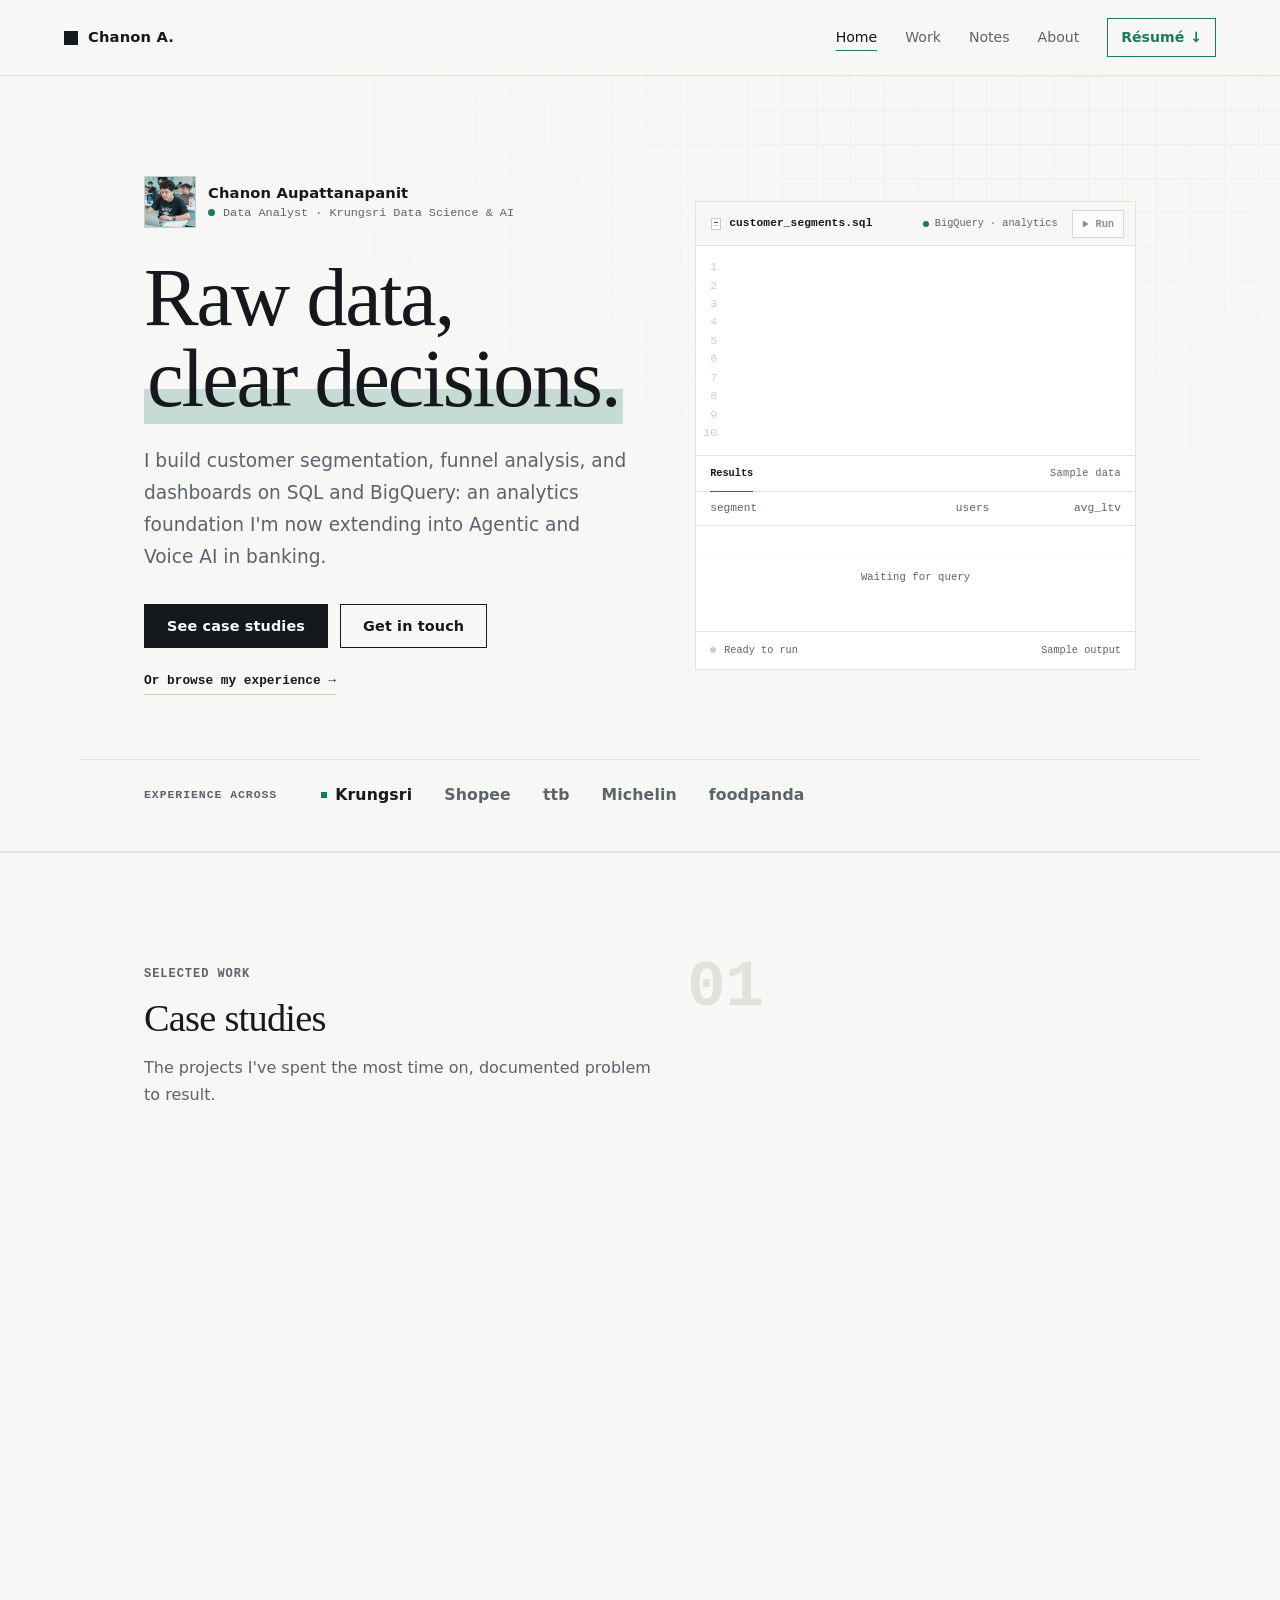
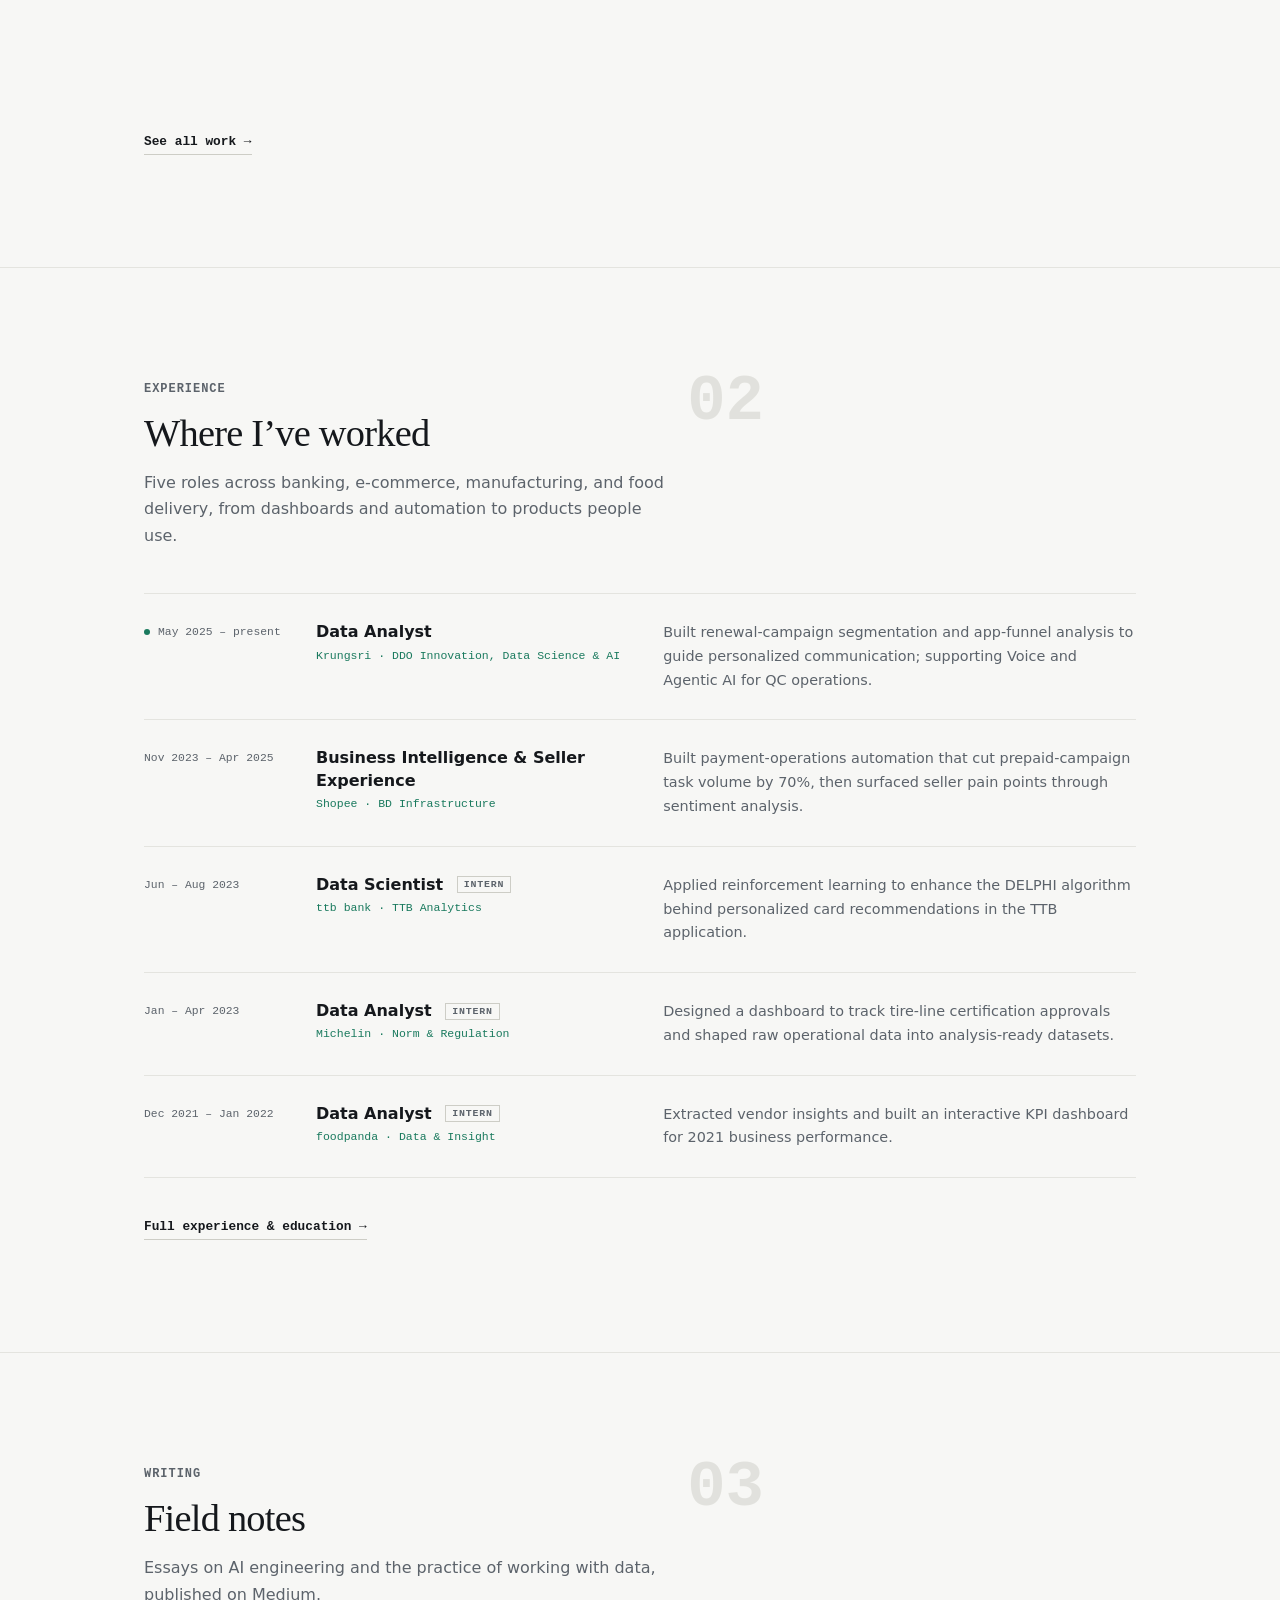
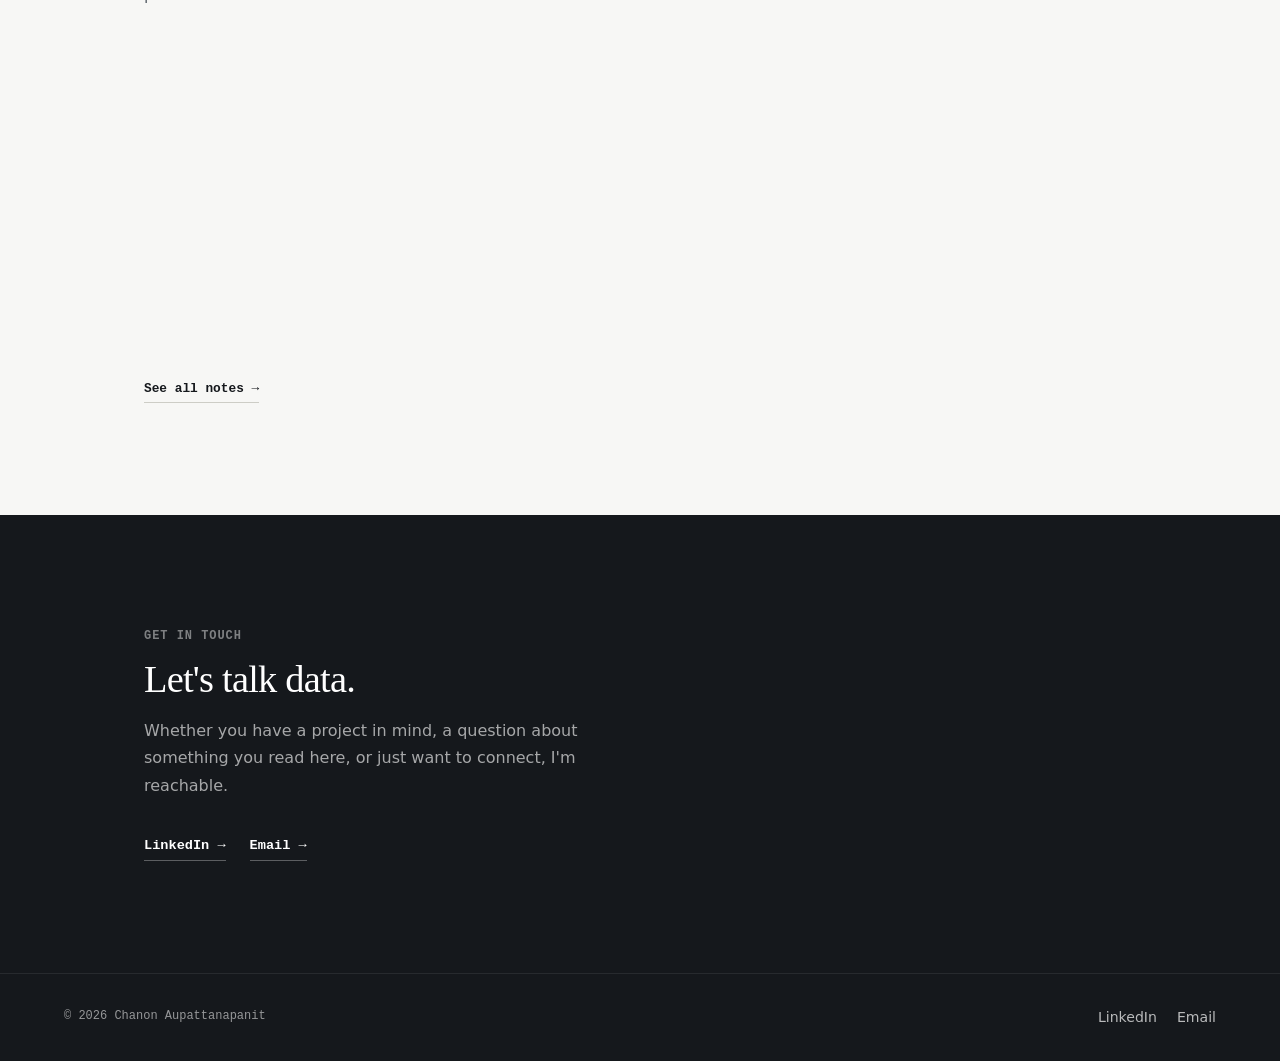
<file: index.html>
<!DOCTYPE html>
<html lang="en">
<head>
  <meta charset="UTF-8">
  <meta name="viewport" content="width=device-width, initial-scale=1.0">
  <meta http-equiv="Content-Security-Policy" content="default-src 'self'; base-uri 'self'; object-src 'none'; form-action 'none'; script-src 'self'; style-src 'self'; img-src 'self' data:; font-src 'self'; connect-src 'none'; media-src 'none'; frame-src 'none'; manifest-src 'self'; upgrade-insecure-requests">
  <meta name="referrer" content="no-referrer">
  <title>Chanon Aupattanapanit</title>
  <meta name="description" content="Portfolio of Chanon Aupattanapanit: data analytics, machine learning, and the decisions that follow.">
  <meta name="author" content="Chanon Aupattanapanit">
  <meta name="theme-color" content="#f7f7f5">
  <link rel="icon" type="image/svg+xml" href="data:image/svg+xml,%3Csvg xmlns='http://www.w3.org/2000/svg' viewBox='0 0 32 32'%3E%3Crect width='32' height='32' fill='%23f7f7f5'/%3E%3Crect x='9' y='9' width='14' height='14' fill='%2315181c'/%3E%3C/svg%3E">
  <link rel="canonical" href="https://nothingtaro.github.io/data-website/">
  <meta property="og:type" content="website">
  <meta property="og:title" content="Chanon Aupattanapanit · Data Analyst → AI">
  <meta property="og:description" content="Analytics foundation in SQL, segmentation, and funnels, now building Agentic & Voice AI in banking.">
  <meta property="og:url" content="https://nothingtaro.github.io/data-website/">
  <meta property="og:image" content="https://nothingtaro.github.io/data-website/assets/images/og-image.png">
  <meta property="og:image:width" content="1200">
  <meta property="og:image:height" content="630">
  <meta property="og:image:alt" content="Chanon Aupattanapanit · Data Analyst moving into Agentic and Voice AI">
  <meta name="twitter:card" content="summary_large_image">
  <meta name="twitter:title" content="Chanon Aupattanapanit · Data Analyst → AI">
  <meta name="twitter:description" content="Analytics foundation in SQL, segmentation, and funnels, now building Agentic & Voice AI in banking.">
  <meta name="twitter:image" content="https://nothingtaro.github.io/data-website/assets/images/og-image.png">
  <script type="application/ld+json">
  {
    "@context": "https://schema.org",
    "@graph": [
      {
        "@type": "Person",
        "name": "Chanon Aupattanapanit",
        "url": "https://nothingtaro.github.io/data-website/",
        "image": "https://nothingtaro.github.io/data-website/assets/images/chanon-aupattanapanit.jpg",
        "jobTitle": "Data Analyst",
        "worksFor": { "@type": "Organization", "name": "Krungsri" },
        "alumniOf": { "@type": "CollegeOrUniversity", "name": "Chulalongkorn University" },
        "knowsAbout": ["Data Analytics", "SQL", "BigQuery", "Customer Segmentation", "Funnel Analysis", "Machine Learning", "Agentic AI"],
        "sameAs": [
          "https://www.linkedin.com/in/chanon-a/",
          "https://medium.com/@chanon.aupattanapanit"
        ]
      },
      {
        "@type": "WebSite",
        "name": "Chanon Aupattanapanit · Portfolio",
        "url": "https://nothingtaro.github.io/data-website/"
      }
    ]
  }
  </script>
  <link rel="stylesheet" href="assets/css/styles.css">
</head>
<body>
  <a class="skip-link" href="#main">Skip to content</a>

  <header class="site-header">
    <a class="brand" href="./" aria-label="Home">
      <span class="brand-mark"></span>
      <span>Chanon A.</span>
    </a>
    <nav class="site-nav" aria-label="Primary navigation">
      <a href="./" class="current" aria-current="page">Home</a>
      <a href="work/">Work</a>
      <a href="notes/">Notes</a>
      <a href="about/">About</a>
      <a class="nav-resume" href="assets/documents/chanon-aupattanapanit-resume.pdf" download aria-label="Download résumé (PDF)">Résumé <span aria-hidden="true">&darr;</span></a>
    </nav>
  </header>

  <main id="main">

    <!-- Hero ========================================================= -->
    <section class="hero">
      <div class="hero-grid-bg" aria-hidden="true"></div>
      <div class="container hero-inner">

        <div class="hero-copy">
          <div class="hero-identity">
            <img class="hero-avatar" src="assets/images/chanon-aupattanapanit.jpg"
                 alt="Chanon Aupattanapanit" width="52" height="52">
            <span class="hero-id-text">
              <span class="hero-id-name">Chanon Aupattanapanit</span>
              <span class="hero-id-role">
                <span class="live-dot" aria-hidden="true"></span>
                Data Analyst · Krungsri Data Science &amp; AI
              </span>
            </span>
          </div>

          <h1 class="hero-headline">Raw data,<br><span class="hl">clear decisions.</span></h1>

          <p class="hero-lede">
            I build customer segmentation, funnel analysis, and dashboards on SQL
            and BigQuery: an analytics foundation I'm now extending into Agentic
            and Voice AI in banking.
          </p>

          <div class="hero-cta">
            <a class="button primary" href="work/">See case studies</a>
            <a class="button secondary" href="#contact">Get in touch</a>
          </div>
          <p class="hero-tertiary"><a class="see-all" href="#experience">Or browse my experience &rarr;</a></p>
        </div>

        <figure class="hero-visual sql-demo" data-sql-demo
                aria-labelledby="sql-demo-title" aria-describedby="sql-demo-description">
          <figcaption class="sql-toolbar">
            <span class="sql-file" id="sql-demo-title">
              <span class="sql-file-mark" aria-hidden="true"></span>
              customer_segments.sql
            </span>
            <span class="sql-connection">
              <span class="sql-connection-dot" aria-hidden="true"></span>
              <span class="sql-connection-wide">BigQuery · </span>analytics
            </span>
            <button class="sql-run" type="button" data-sql-run hidden>
              <svg viewBox="0 0 10 12" width="8" height="10" aria-hidden="true" focusable="false">
                <path d="M1 1.5 8.5 6 1 10.5Z" fill="currentColor"></path>
              </svg>
              <span data-sql-run-label>Run again</span>
            </button>
            <span class="visually-hidden" id="sql-demo-description">
              An illustrative customer segmentation query being written and run, followed by sample results.
            </span>
          </figcaption>

          <div class="sql-editor">
            <pre class="sql-query"><code><span class="sql-line" data-sql-line><span class="sql-line-code"><span class="tok-key">SELECT</span></span></span>
<span class="sql-line" data-sql-line><span class="sql-line-code">  segment,</span></span>
<span class="sql-line" data-sql-line><span class="sql-line-code">  <span class="tok-fn">COUNT</span>(<span class="tok-key">DISTINCT</span> customer_id) <span class="tok-key">AS</span> users,</span></span>
<span class="sql-line" data-sql-line><span class="sql-line-code">  <span class="tok-fn">ROUND</span>(<span class="tok-fn">AVG</span>(ltv)) <span class="tok-key">AS</span> avg_ltv</span></span>
<span class="sql-line" data-sql-line><span class="sql-line-code"><span class="tok-key">FROM</span> <span class="tok-source">`analytics.customer_segments`</span></span></span>
<span class="sql-line" data-sql-line><span class="sql-line-code"><span class="tok-key">WHERE</span> last_active_date <span class="tok-op">&gt;=</span> <span class="tok-fn">DATE_SUB</span>(</span></span>
<span class="sql-line" data-sql-line><span class="sql-line-code">  <span class="tok-fn">CURRENT_DATE</span>(), <span class="tok-key">INTERVAL</span> <span class="tok-num">90</span> <span class="tok-key">DAY</span>)</span></span>
<span class="sql-line" data-sql-line><span class="sql-line-code"><span class="tok-key">GROUP BY</span> segment</span></span>
<span class="sql-line" data-sql-line><span class="sql-line-code"><span class="tok-key">ORDER BY</span> avg_ltv <span class="tok-key">DESC</span></span></span>
<span class="sql-line" data-sql-line><span class="sql-line-code"><span class="tok-key">LIMIT</span> <span class="tok-num">3</span>;</span></span></code></pre>
          </div>

          <div class="sql-progress" aria-hidden="true"><span></span></div>

          <div class="sql-results">
            <div class="sql-results-bar">
              <span class="sql-results-tab">Results</span>
              <span class="sql-sample-label">Sample data</span>
            </div>
            <div class="sql-results-body">
              <table class="sql-table">
                <caption class="visually-hidden">Sample results from the customer segmentation query</caption>
                <colgroup>
                  <col class="sql-col-segment">
                  <col>
                  <col>
                </colgroup>
                <thead>
                  <tr>
                    <th scope="col">segment</th>
                    <th scope="col">users</th>
                    <th scope="col">avg_ltv</th>
                  </tr>
                </thead>
                <tbody>
                  <tr class="sql-result-row" data-sql-row>
                    <td>Champions</td>
                    <td>184,392</td>
                    <td>฿12,840</td>
                  </tr>
                  <tr class="sql-result-row" data-sql-row>
                    <td>Loyal</td>
                    <td>327,018</td>
                    <td>฿8,420</td>
                  </tr>
                  <tr class="sql-result-row" data-sql-row>
                    <td>Promising</td>
                    <td>241,506</td>
                    <td>฿5,960</td>
                  </tr>
                </tbody>
              </table>
              <div class="sql-empty-state" data-sql-empty aria-hidden="true">Waiting for query</div>
            </div>
            <div class="sql-status">
              <span class="sql-status-copy">
                <span class="sql-status-dot" aria-hidden="true"></span>
                <span data-sql-status>Query complete</span>
              </span>
              <span class="sql-status-meta" data-sql-meta>3 rows</span>
            </div>
            <span class="visually-hidden" data-sql-announcer aria-live="polite"></span>
          </div>
        </figure>

      </div>

      <!-- Credibility strip -->
      <div class="container creds">
        <p class="creds-label">Experience across</p>
        <ul class="creds-brands">
          <li class="is-current">Krungsri</li>
          <li>Shopee</li>
          <li>ttb</li>
          <li>Michelin</li>
          <li>foodpanda</li>
        </ul>
      </div>
    </section>

    <!-- 01 · Work =================================================== -->
    <section class="section section--divided">
      <div class="container">
        <div class="section-head">
          <span class="section-index" aria-hidden="true">01</span>
          <p class="section-kicker">Selected work</p>
          <h2>Case studies</h2>
          <p class="section-intro">
            The projects I've spent the most time on, documented problem to result.
          </p>
        </div>

        <div class="card-grid">
          <article class="feature-card" data-reveal>
            <div class="feature-top">
              <span class="feature-cat">Automation</span>
              <span class="feature-num" aria-hidden="true">01</span>
            </div>
            <h3>Payment-Operations Automation</h3>
            <p>Python automation for Shopee's prepaid-campaign payment workflow, built to take
              repetitive manual steps off the payment-solutions team.</p>
            <div class="feature-foot">
              <span class="feature-metric"><b>70%</b> less task volume</span>
              <a class="teaser-link" href="work/#payment-automation">Read case study →</a>
            </div>
          </article>

          <article class="feature-card" data-reveal>
            <div class="feature-top">
              <span class="feature-cat">Deep learning</span>
              <span class="feature-num" aria-hidden="true">02</span>
            </div>
            <h3>Thai Food Image Classification</h3>
            <p>A CNN that identifies 12 Thai dishes from a single photo; a fine-tuned
              Xception reached 93% accuracy across four benchmarked architectures.</p>
            <div class="feature-foot">
              <span class="feature-metric"><b>93%</b> accuracy · 4 models</span>
              <a class="teaser-link" href="work/#thai-food">Read case study →</a>
            </div>
          </article>

          <article class="feature-card" data-reveal>
            <div class="feature-top">
              <span class="feature-cat">Optimization / ML</span>
              <span class="feature-num" aria-hidden="true">03</span>
            </div>
            <h3>Dynamic Vehicle Routing</h3>
            <p>Dispatch strategies for vehicle routing with time windows at the EURO Meets
              NeurIPS 2022 competition; 26th of 54 teams in the dynamic setting.</p>
            <div class="feature-foot">
              <span class="feature-metric"><b>26th</b> of 54 teams</span>
              <a class="teaser-link" href="work/#vehicle-routing">Read case study →</a>
            </div>
          </article>
        </div>

        <a class="see-all" href="work/">See all work →</a>
      </div>
    </section>

    <!-- 02 · Experience ============================================= -->
    <section id="experience" class="section section--divided home-experience">
      <div class="container">
        <div class="section-head">
          <span class="section-index" aria-hidden="true">02</span>
          <p class="section-kicker">Experience</p>
          <h2>Where I’ve worked</h2>
          <p class="section-intro">
            Five roles across banking, e-commerce, manufacturing, and food delivery,
            from dashboards and automation to products people use.
          </p>
        </div>

        <div class="experience-list">
          <article class="experience-item is-current">
            <p class="experience-period">May 2025 – present</p>
            <div class="experience-position">
              <h3>Data Analyst</h3>
              <p class="experience-org">Krungsri · DDO Innovation, Data Science &amp; AI</p>
            </div>
            <p class="experience-summary">
              Built renewal-campaign segmentation and app-funnel analysis to guide personalized
              communication; supporting Voice and Agentic AI for QC operations.
            </p>
          </article>

          <article class="experience-item">
            <p class="experience-period">Nov 2023 – Apr 2025</p>
            <div class="experience-position">
              <h3>Business Intelligence &amp; Seller Experience</h3>
              <p class="experience-org">Shopee · BD Infrastructure</p>
            </div>
            <p class="experience-summary">
              Built payment-operations automation that cut prepaid-campaign task volume by 70%,
              then surfaced seller pain points through sentiment analysis.
            </p>
          </article>

          <article class="experience-item">
            <p class="experience-period">Jun – Aug 2023</p>
            <div class="experience-position">
              <h3>Data Scientist <span class="role-tag">Intern</span></h3>
              <p class="experience-org">ttb bank · TTB Analytics</p>
            </div>
            <p class="experience-summary">
              Applied reinforcement learning to enhance the DELPHI algorithm behind personalized
              card recommendations in the TTB application.
            </p>
          </article>

          <article class="experience-item">
            <p class="experience-period">Jan – Apr 2023</p>
            <div class="experience-position">
              <h3>Data Analyst <span class="role-tag">Intern</span></h3>
              <p class="experience-org">Michelin · Norm &amp; Regulation</p>
            </div>
            <p class="experience-summary">
              Designed a dashboard to track tire-line certification approvals and shaped raw
              operational data into analysis-ready datasets.
            </p>
          </article>

          <article class="experience-item">
            <p class="experience-period">Dec 2021 – Jan 2022</p>
            <div class="experience-position">
              <h3>Data Analyst <span class="role-tag">Intern</span></h3>
              <p class="experience-org">foodpanda · Data &amp; Insight</p>
            </div>
            <p class="experience-summary">
              Extracted vendor insights and built an interactive KPI dashboard for 2021
              business performance.
            </p>
          </article>
        </div>

        <a class="see-all" href="about/#experience">Full experience &amp; education →</a>
      </div>
    </section>

    <!-- 03 · Notes ================================================== -->
    <section class="section section--divided">
      <div class="container">
        <div class="section-head">
          <span class="section-index" aria-hidden="true">03</span>
          <p class="section-kicker">Writing</p>
          <h2>Field notes</h2>
          <p class="section-intro">
            Essays on AI engineering and the practice of working with data, published on Medium.
          </p>
        </div>

        <div class="card-grid">
          <article class="note-card" data-reveal>
            <div class="note-top">
              <time datetime="2026-06-29">Jun 2026</time>
              <span class="note-tag">Agentic AI</span>
            </div>
            <h3>Loop Engineering: the loop that knows when to stop</h3>
            <p>The overlooked layer above prompt, context, and harness: designing the control
              flow that decides when an agent keeps iterating or stops.</p>
            <a class="teaser-link" href="notes/#loop-engineering">Read note →</a>
          </article>

          <article class="note-card" data-reveal>
            <div class="note-top">
              <time datetime="2026-06-07">Jun 2026</time>
              <span class="note-tag">AI Engineering</span>
            </div>
            <h3>From prompt to harness: three evolutions every AI builder must understand</h3>
            <p>Most production AI failures aren't model problems. A framework for what they
              actually are, and how to fix them.</p>
            <a class="teaser-link" href="notes/#prompt-to-harness">Read note →</a>
          </article>
        </div>

        <a class="see-all" href="notes/">See all notes →</a>
      </div>
    </section>

    <!-- Contact close =============================================== -->
    <section id="contact" class="section contact-close">
      <div class="container">
        <p class="section-kicker">Get in touch</p>
        <h2>Let's talk data.</h2>
        <p class="contact-text">
          Whether you have a project in mind, a question about something you read here,
          or just want to connect, I'm reachable.
        </p>
        <div class="contact-links">
          <a href="https://www.linkedin.com/in/chanon-a/" target="_blank" rel="noopener noreferrer">LinkedIn →</a>
          <a href="mailto:chanon.aupattanapanit@gmail.com">Email →</a>
        </div>
      </div>
    </section>

  </main>

  <footer class="site-footer">
    <p class="footer-copy">&copy; 2026 Chanon Aupattanapanit</p>
    <div class="footer-links">
      <a href="https://www.linkedin.com/in/chanon-a/" target="_blank" rel="noopener noreferrer">LinkedIn</a>
      <a href="mailto:chanon.aupattanapanit@gmail.com">Email</a>
    </div>
  </footer>

  <script src="assets/js/motion.js" defer></script>
</body>
</html>
</file>
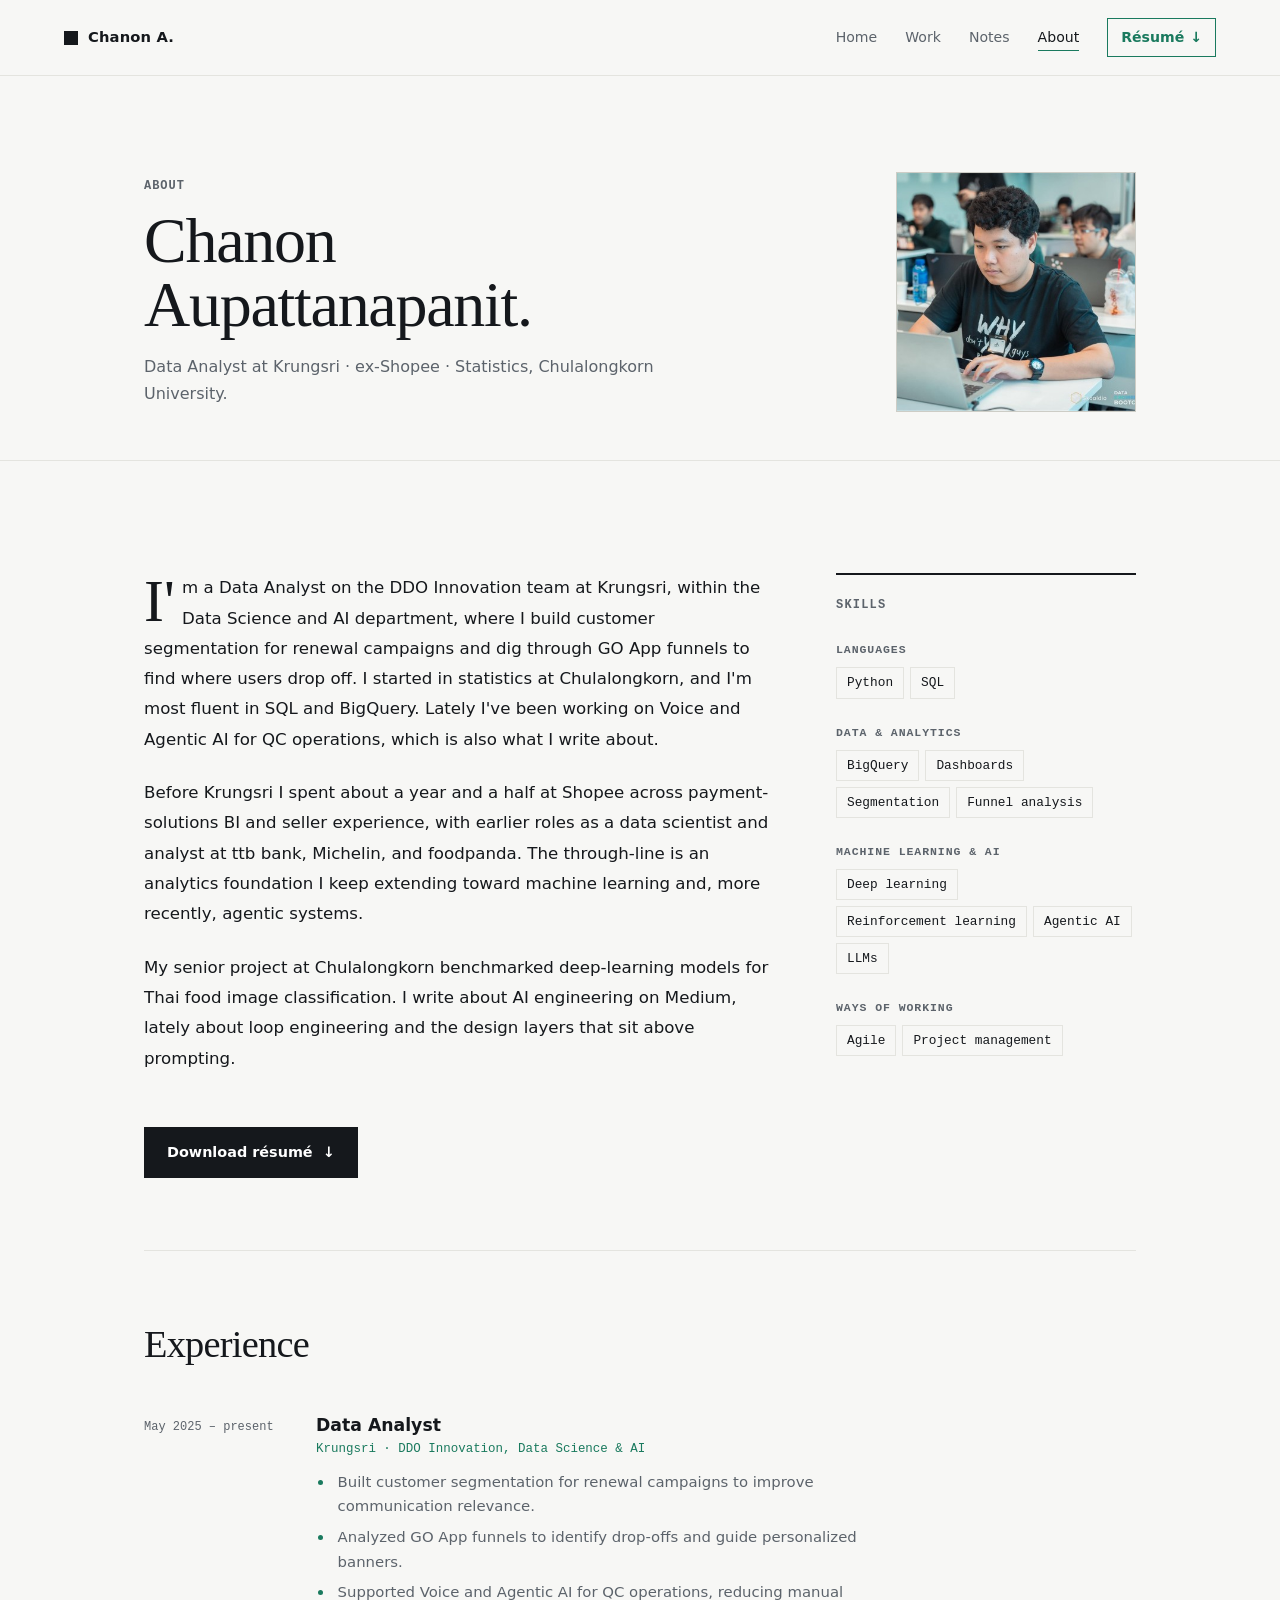
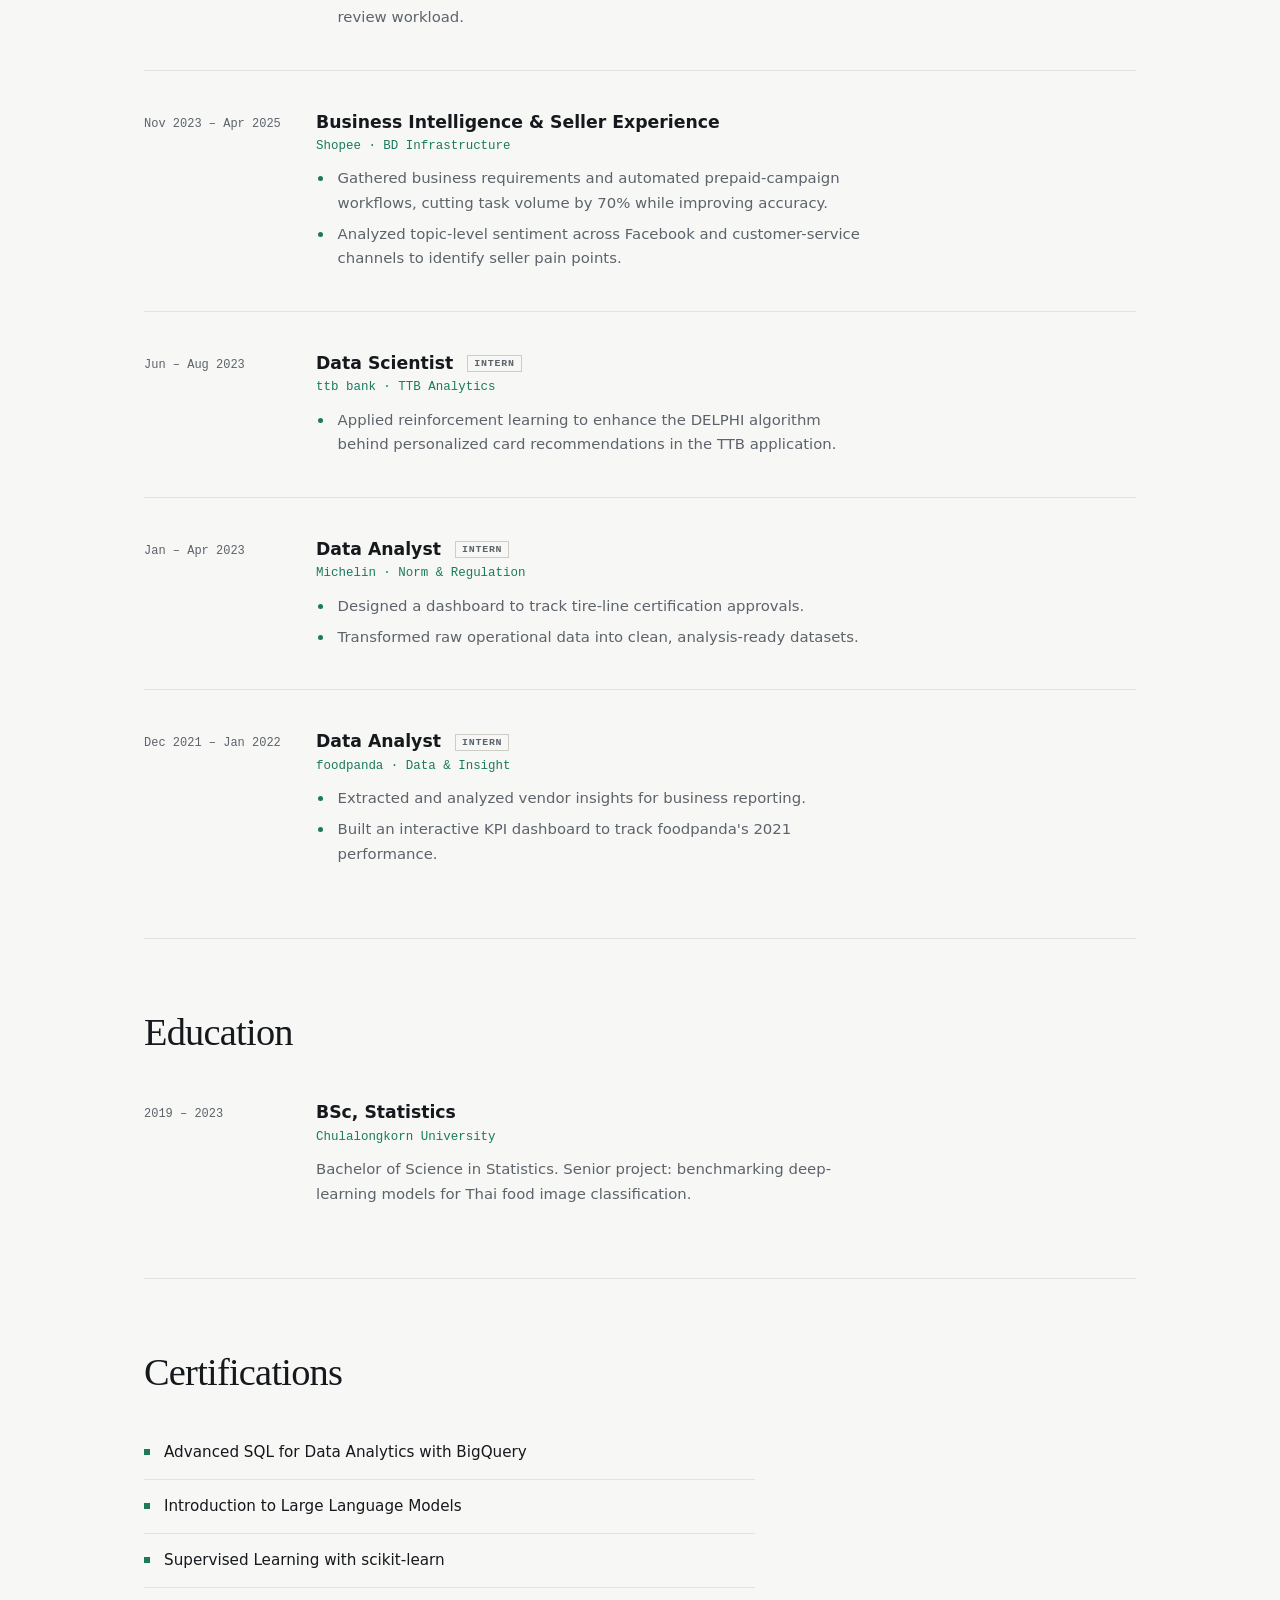
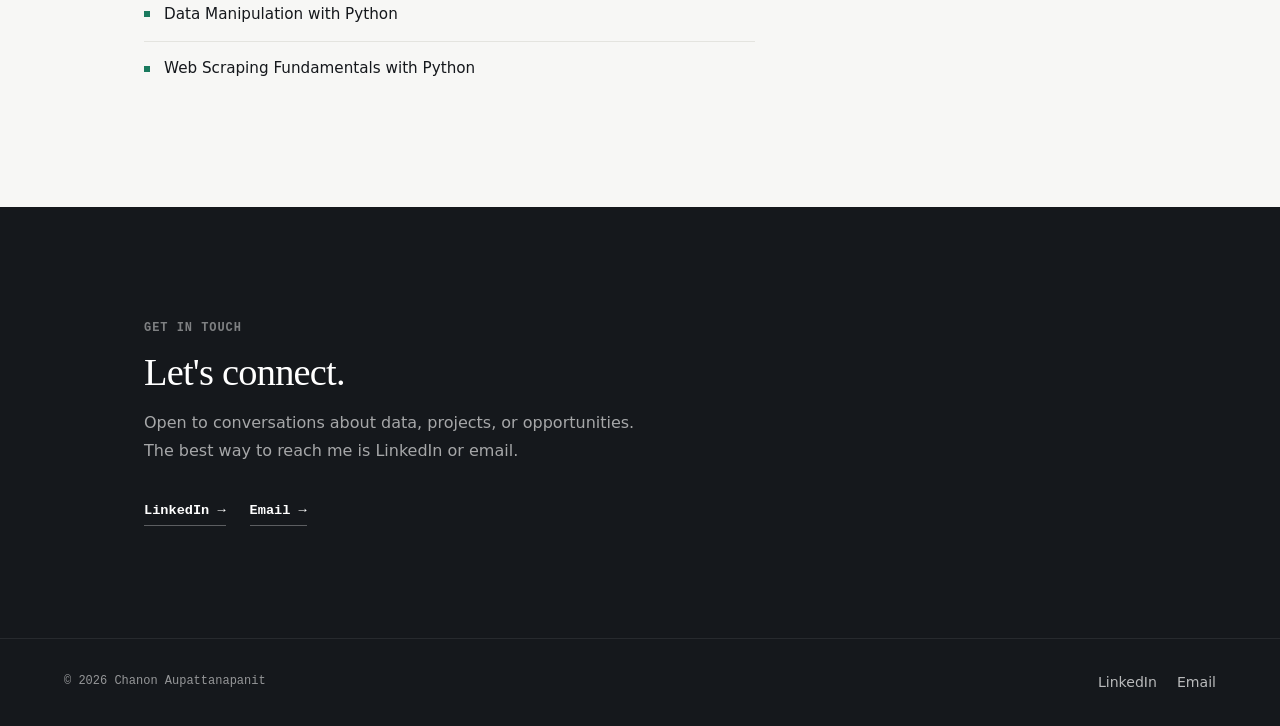
<file: about/index.html>
<!DOCTYPE html>
<html lang="en">
<head>
  <meta charset="UTF-8">
  <meta name="viewport" content="width=device-width, initial-scale=1.0">
  <meta http-equiv="Content-Security-Policy" content="default-src 'self'; base-uri 'self'; object-src 'none'; form-action 'none'; script-src 'self'; style-src 'self'; img-src 'self' data:; font-src 'self'; connect-src 'none'; media-src 'none'; frame-src 'none'; manifest-src 'self'; upgrade-insecure-requests">
  <meta name="referrer" content="no-referrer">
  <title>About · Chanon Aupattanapanit</title>
  <meta name="description" content="About Chanon Aupattanapanit: data analyst and machine learning practitioner.">
  <meta name="author" content="Chanon Aupattanapanit">
  <meta name="theme-color" content="#f7f7f5">
  <link rel="icon" type="image/svg+xml" href="data:image/svg+xml,%3Csvg xmlns='http://www.w3.org/2000/svg' viewBox='0 0 32 32'%3E%3Crect width='32' height='32' fill='%23f7f7f5'/%3E%3Crect x='9' y='9' width='14' height='14' fill='%2315181c'/%3E%3C/svg%3E">
  <link rel="canonical" href="https://nothingtaro.github.io/data-website/about/">
  <meta property="og:type" content="profile">
  <meta property="og:title" content="About · Chanon Aupattanapanit">
  <meta property="og:description" content="Data Analyst at Krungsri. Analytics foundation in SQL and BigQuery, now building Agentic & Voice AI.">
  <meta property="og:url" content="https://nothingtaro.github.io/data-website/about/">
  <meta property="og:image" content="https://nothingtaro.github.io/data-website/assets/images/og-image.png">
  <meta property="og:image:width" content="1200">
  <meta property="og:image:height" content="630">
  <meta property="og:image:alt" content="Chanon Aupattanapanit · Data Analyst moving into Agentic and Voice AI">
  <meta name="twitter:card" content="summary_large_image">
  <meta name="twitter:title" content="About · Chanon Aupattanapanit">
  <meta name="twitter:description" content="Data Analyst at Krungsri. Analytics foundation in SQL and BigQuery, now building Agentic & Voice AI.">
  <meta name="twitter:image" content="https://nothingtaro.github.io/data-website/assets/images/og-image.png">
  <script type="application/ld+json">
  {
    "@context": "https://schema.org",
    "@type": "ProfilePage",
    "mainEntity": {
      "@type": "Person",
      "name": "Chanon Aupattanapanit",
      "url": "https://nothingtaro.github.io/data-website/about/",
      "image": "https://nothingtaro.github.io/data-website/assets/images/chanon-aupattanapanit.jpg",
      "jobTitle": "Data Analyst",
      "worksFor": { "@type": "Organization", "name": "Krungsri" },
      "alumniOf": { "@type": "CollegeOrUniversity", "name": "Chulalongkorn University" },
      "knowsAbout": ["Data Analytics", "SQL", "BigQuery", "Customer Segmentation", "Funnel Analysis", "Machine Learning", "Agentic AI"],
      "sameAs": [
        "https://www.linkedin.com/in/chanon-a/",
        "https://medium.com/@chanon.aupattanapanit"
      ]
    }
  }
  </script>
  <link rel="stylesheet" href="../assets/css/styles.css">
</head>
<body>
  <a class="skip-link" href="#main">Skip to content</a>

  <header class="site-header">
    <a class="brand" href="../" aria-label="Home">
      <span class="brand-mark"></span>
      <span>Chanon A.</span>
    </a>
    <nav class="site-nav" aria-label="Primary navigation">
      <a href="../">Home</a>
      <a href="../work/">Work</a>
      <a href="../notes/">Notes</a>
      <a href="./" class="current" aria-current="page">About</a>
      <a class="nav-resume" href="../assets/documents/chanon-aupattanapanit-resume.pdf" download aria-label="Download résumé (PDF)">Résumé <span aria-hidden="true">&darr;</span></a>
    </nav>
  </header>

  <main id="main">

    <!-- Page hero --------------------------------------------------- -->
    <section class="page-hero">
      <div class="container about-hero-layout">
        <div>
          <p class="eyebrow">About</p>
          <h1>Chanon<br>Aupattanapanit.</h1>
          <p class="page-hero-text">Data Analyst at Krungsri · ex-Shopee · Statistics, Chulalongkorn University.</p>
        </div>
        <img class="about-hero-photo" src="../assets/images/chanon-aupattanapanit.jpg" alt="Chanon Aupattanapanit" width="240" height="240">
      </div>
    </section>

    <!-- Bio + Skills ------------------------------------------------ -->
    <section class="section">
      <div class="container">
        <div class="about-grid">

          <!-- Bio -->
          <div class="bio">
            <p>
              I'm a Data Analyst on the DDO Innovation team at Krungsri, within the Data Science
              and AI department, where I build customer segmentation for renewal campaigns and dig
              through GO App funnels to find where users drop off. I started in statistics at
              Chulalongkorn, and I'm most fluent in SQL and BigQuery. Lately I've been working on
              Voice and Agentic AI for QC operations, which is also what I write about.
            </p>
            <p>
              Before Krungsri I spent about a year and a half at Shopee across payment-solutions BI
              and seller experience, with earlier roles as a data scientist and analyst at ttb bank,
              Michelin, and foodpanda. The through-line is an analytics foundation I keep extending
              toward machine learning and, more recently, agentic systems.
            </p>
            <p>
              My senior project at Chulalongkorn benchmarked deep-learning models for Thai food
              image classification. I write about AI engineering on Medium, lately about loop
              engineering and the design layers that sit above prompting.
            </p>

            <a class="resume-cta" href="../assets/documents/chanon-aupattanapanit-resume.pdf" download aria-label="Download résumé (PDF)">
              Download résumé <span aria-hidden="true">&darr;</span>
            </a>
          </div>

          <!-- Skills panel -->
          <aside class="skills-panel" aria-label="Skills">
            <h2>Skills</h2>

            <div class="skill-group">
              <p class="skill-group-label">Languages</p>
              <ul class="skill-items">
                <li>Python</li>
                <li>SQL</li>
              </ul>
            </div>

            <div class="skill-group">
              <p class="skill-group-label">Data &amp; Analytics</p>
              <ul class="skill-items">
                <li>BigQuery</li>
                <li>Dashboards</li>
                <li>Segmentation</li>
                <li>Funnel analysis</li>
              </ul>
            </div>

            <div class="skill-group">
              <p class="skill-group-label">Machine Learning &amp; AI</p>
              <ul class="skill-items">
                <li>Deep learning</li>
                <li>Reinforcement learning</li>
                <li>Agentic AI</li>
                <li>LLMs</li>
              </ul>
            </div>

            <div class="skill-group">
              <p class="skill-group-label">Ways of working</p>
              <ul class="skill-items">
                <li>Agile</li>
                <li>Project management</li>
              </ul>
            </div>
          </aside>

        </div>

        <!-- Experience timeline ------------------------------------- -->
        <div class="timeline" id="experience">
          <h2>Experience</h2>

          <div class="timeline-item">
            <span class="timeline-period">May 2025 &ndash; present</span>
            <div>
              <h3>Data Analyst</h3>
              <span class="timeline-org">Krungsri · DDO Innovation, Data Science &amp; AI</span>
              <ul class="timeline-desc">
                <li>Built customer segmentation for renewal campaigns to improve communication relevance.</li>
                <li>Analyzed GO App funnels to identify drop-offs and guide personalized banners.</li>
                <li>Supported Voice and Agentic AI for QC operations, reducing manual review workload.</li>
              </ul>
            </div>
          </div>

          <div class="timeline-item">
            <span class="timeline-period">Nov 2023 &ndash; Apr 2025</span>
            <div>
              <h3>Business Intelligence &amp; Seller Experience</h3>
              <span class="timeline-org">Shopee · BD Infrastructure</span>
              <ul class="timeline-desc">
                <li>Gathered business requirements and automated prepaid-campaign workflows, cutting task volume by 70% while improving accuracy.</li>
                <li>Analyzed topic-level sentiment across Facebook and customer-service channels to identify seller pain points.</li>
              </ul>
            </div>
          </div>

          <div class="timeline-item">
            <span class="timeline-period">Jun &ndash; Aug 2023</span>
            <div>
              <h3>Data Scientist <span class="role-tag">Intern</span></h3>
              <span class="timeline-org">ttb bank · TTB Analytics</span>
              <ul class="timeline-desc">
                <li>Applied reinforcement learning to enhance the DELPHI algorithm behind personalized card recommendations in the TTB application.</li>
              </ul>
            </div>
          </div>

          <div class="timeline-item">
            <span class="timeline-period">Jan &ndash; Apr 2023</span>
            <div>
              <h3>Data Analyst <span class="role-tag">Intern</span></h3>
              <span class="timeline-org">Michelin · Norm &amp; Regulation</span>
              <ul class="timeline-desc">
                <li>Designed a dashboard to track tire-line certification approvals.</li>
                <li>Transformed raw operational data into clean, analysis-ready datasets.</li>
              </ul>
            </div>
          </div>

          <div class="timeline-item">
            <span class="timeline-period">Dec 2021 &ndash; Jan 2022</span>
            <div>
              <h3>Data Analyst <span class="role-tag">Intern</span></h3>
              <span class="timeline-org">foodpanda · Data &amp; Insight</span>
              <ul class="timeline-desc">
                <li>Extracted and analyzed vendor insights for business reporting.</li>
                <li>Built an interactive KPI dashboard to track foodpanda's 2021 performance.</li>
              </ul>
            </div>
          </div>

        </div>

        <!-- Education ------------------------------------------------- -->
        <div class="timeline">
          <h2>Education</h2>

          <div class="timeline-item">
            <span class="timeline-period">2019 &ndash; 2023</span>
            <div>
              <h3>BSc, Statistics</h3>
              <span class="timeline-org">Chulalongkorn University</span>
              <p class="timeline-desc">
                Bachelor of Science in Statistics. Senior project: benchmarking deep-learning
                models for Thai food image classification.
              </p>
            </div>
          </div>
        </div>

        <!-- Certifications -------------------------------------------- -->
        <div class="certs">
          <h2>Certifications</h2>
          <ul class="cert-list">
            <li>Advanced SQL for Data Analytics with BigQuery</li>
            <li>Introduction to Large Language Models</li>
            <li>Supervised Learning with scikit-learn</li>
            <li>Data Manipulation with Python</li>
            <li>Web Scraping Fundamentals with Python</li>
          </ul>
        </div>
      </div>
    </section>

    <!-- Contact close ----------------------------------------------- -->
    <section class="section contact-close">
      <div class="container">
        <p class="section-kicker">Get in touch</p>
        <h2>Let's connect.</h2>
        <p class="contact-text">
          Open to conversations about data, projects, or opportunities.
          The best way to reach me is LinkedIn or email.
        </p>
        <div class="contact-links">
          <a href="https://www.linkedin.com/in/chanon-a/" target="_blank" rel="noopener noreferrer">LinkedIn →</a>
          <a href="mailto:chanon.aupattanapanit@gmail.com">Email →</a>
        </div>
      </div>
    </section>

  </main>

  <footer class="site-footer">
    <p class="footer-copy">&copy; 2026 Chanon Aupattanapanit</p>
    <div class="footer-links">
      <a href="https://www.linkedin.com/in/chanon-a/" target="_blank" rel="noopener noreferrer">LinkedIn</a>
      <a href="mailto:chanon.aupattanapanit@gmail.com">Email</a>
    </div>
  </footer>

  <script src="../assets/js/motion.js" defer></script>
</body>
</html>
</file>
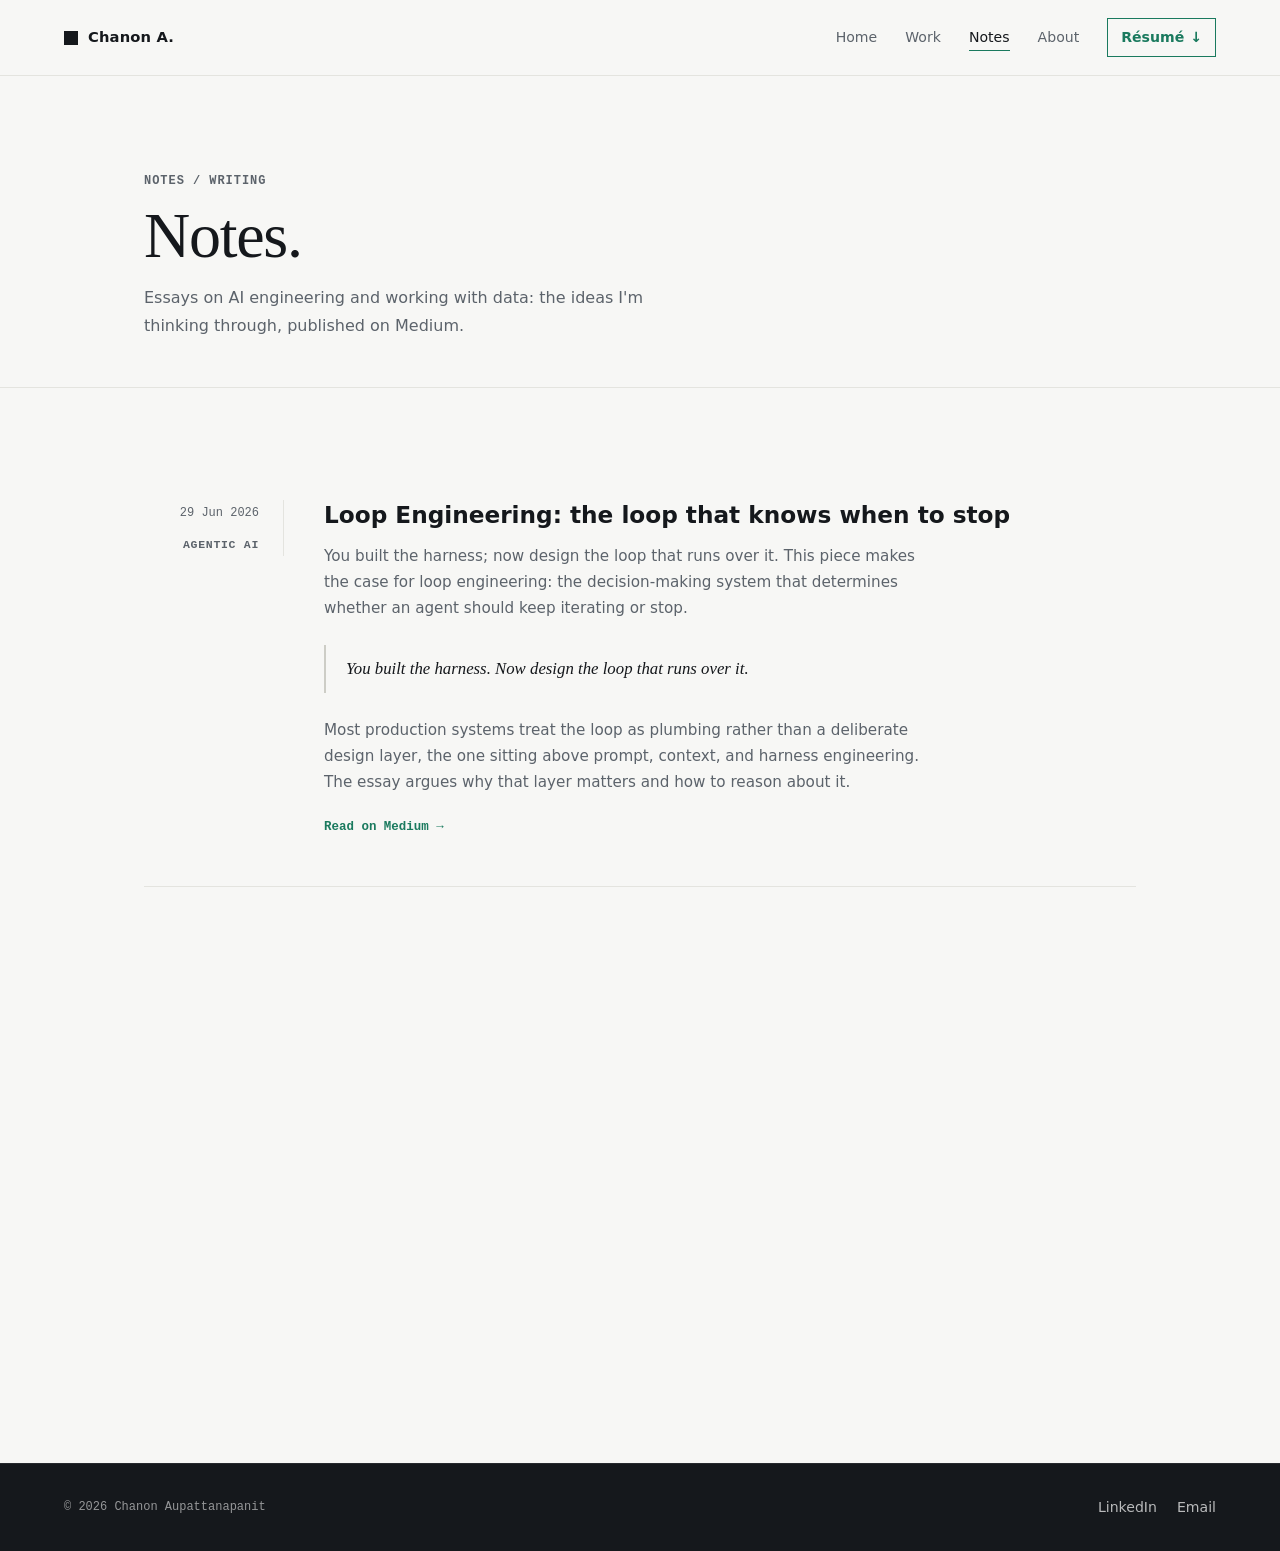
<file: notes/index.html>
<!DOCTYPE html>
<html lang="en">
<head>
  <meta charset="UTF-8">
  <meta name="viewport" content="width=device-width, initial-scale=1.0">
  <meta http-equiv="Content-Security-Policy" content="default-src 'self'; base-uri 'self'; object-src 'none'; form-action 'none'; script-src 'self'; style-src 'self'; img-src 'self' data:; font-src 'self'; connect-src 'none'; media-src 'none'; frame-src 'none'; manifest-src 'self'; upgrade-insecure-requests">
  <meta name="referrer" content="no-referrer">
  <title>Notes · Chanon Aupattanapanit</title>
  <meta name="description" content="Essays by Chanon Aupattanapanit on AI engineering, agentic systems, and working with data.">
  <meta name="author" content="Chanon Aupattanapanit">
  <meta name="theme-color" content="#f7f7f5">
  <link rel="icon" type="image/svg+xml" href="data:image/svg+xml,%3Csvg xmlns='http://www.w3.org/2000/svg' viewBox='0 0 32 32'%3E%3Crect width='32' height='32' fill='%23f7f7f5'/%3E%3Crect x='9' y='9' width='14' height='14' fill='%2315181c'/%3E%3C/svg%3E">
  <link rel="canonical" href="https://nothingtaro.github.io/data-website/notes/">
  <meta property="og:type" content="website">
  <meta property="og:title" content="Notes · Chanon Aupattanapanit">
  <meta property="og:description" content="Essays on AI engineering, agentic systems, and working with data.">
  <meta property="og:url" content="https://nothingtaro.github.io/data-website/notes/">
  <meta property="og:image" content="https://nothingtaro.github.io/data-website/assets/images/og-image.png">
  <meta property="og:image:width" content="1200">
  <meta property="og:image:height" content="630">
  <meta property="og:image:alt" content="Chanon Aupattanapanit · Data Analyst moving into Agentic and Voice AI">
  <meta name="twitter:card" content="summary_large_image">
  <meta name="twitter:title" content="Notes · Chanon Aupattanapanit">
  <meta name="twitter:description" content="Essays on AI engineering, agentic systems, and working with data.">
  <meta name="twitter:image" content="https://nothingtaro.github.io/data-website/assets/images/og-image.png">
  <link rel="stylesheet" href="../assets/css/styles.css">
</head>
<body>
  <a class="skip-link" href="#main">Skip to content</a>

  <header class="site-header">
    <a class="brand" href="../" aria-label="Home">
      <span class="brand-mark"></span>
      <span>Chanon A.</span>
    </a>
    <nav class="site-nav" aria-label="Primary navigation">
      <a href="../">Home</a>
      <a href="../work/">Work</a>
      <a href="./" class="current" aria-current="page">Notes</a>
      <a href="../about/">About</a>
      <a class="nav-resume" href="../assets/documents/chanon-aupattanapanit-resume.pdf" download aria-label="Download résumé (PDF)">Résumé <span aria-hidden="true">&darr;</span></a>
    </nav>
  </header>

  <main id="main">

    <!-- Page hero --------------------------------------------------- -->
    <section class="page-hero">
      <div class="container">
        <p class="eyebrow">Notes / Writing</p>
        <h1>Notes.</h1>
        <p class="page-hero-text">
          Essays on AI engineering and working with data: the ideas I'm thinking
          through, published on Medium.
        </p>
      </div>
    </section>

    <!-- Notes list -------------------------------------------------- -->
    <section class="section">
      <div class="container">

        <!-- Note 1 -->
        <article class="note-entry" data-reveal id="loop-engineering">
          <div class="note-entry-sidebar">
            <time class="note-date" datetime="2026-06-29">29 Jun 2026</time>
            <span class="note-tag">Agentic AI</span>
          </div>
          <div>
            <h2>Loop Engineering: the loop that knows when to stop</h2>
            <p>
              You built the harness; now design the loop that runs over it. This piece makes
              the case for loop engineering: the decision-making system that determines whether
              an agent should keep iterating or stop.
            </p>
            <div class="pull-quote">
              <p>You built the harness. Now design the loop that runs over it.</p>
            </div>
            <p>
              Most production systems treat the loop as plumbing rather than a deliberate design
              layer, the one sitting above prompt, context, and harness engineering. The essay
              argues why that layer matters and how to reason about it.
            </p>
            <a class="teaser-link" href="https://medium.com/@chanon.aupattanapanit/loop-engineering-the-loop-that-knows-when-to-stop-b0baf8ada6f9" target="_blank" rel="noopener noreferrer">Read on Medium →</a>
          </div>
        </article>

        <!-- Note 2 -->
        <article class="note-entry" data-reveal id="prompt-to-harness">
          <div class="note-entry-sidebar">
            <time class="note-date" datetime="2026-06-07">7 Jun 2026</time>
            <span class="note-tag">AI Engineering</span>
          </div>
          <div>
            <h2>From prompt to harness: three evolutions every AI builder must understand</h2>
            <p>
              Most production AI failures aren't model problems. This essay lays out a framework,
              across prompt engineering, context engineering, and harness engineering, for what those
              failures actually are and how to fix them.
            </p>
            <div class="pull-quote">
              <p>Most production AI failures aren't model problems.</p>
            </div>
            <p>
              The argument: failures usually come not from the model but from inadequate context
              management and the missing safety layers around it: three overlapping disciplines
              rather than one.
            </p>
            <a class="teaser-link" href="https://medium.com/@chanon.aupattanapanit/from-prompt-to-harness-the-three-evolutions-every-ai-builder-must-understand-8c356fe2081a" target="_blank" rel="noopener noreferrer">Read on Medium →</a>
          </div>
        </article>

      </div>
    </section>

  </main>

  <footer class="site-footer">
    <p class="footer-copy">&copy; 2026 Chanon Aupattanapanit</p>
    <div class="footer-links">
      <a href="https://www.linkedin.com/in/chanon-a/" target="_blank" rel="noopener noreferrer">LinkedIn</a>
      <a href="mailto:chanon.aupattanapanit@gmail.com">Email</a>
    </div>
  </footer>

  <script src="../assets/js/motion.js" defer></script>
</body>
</html>
</file>
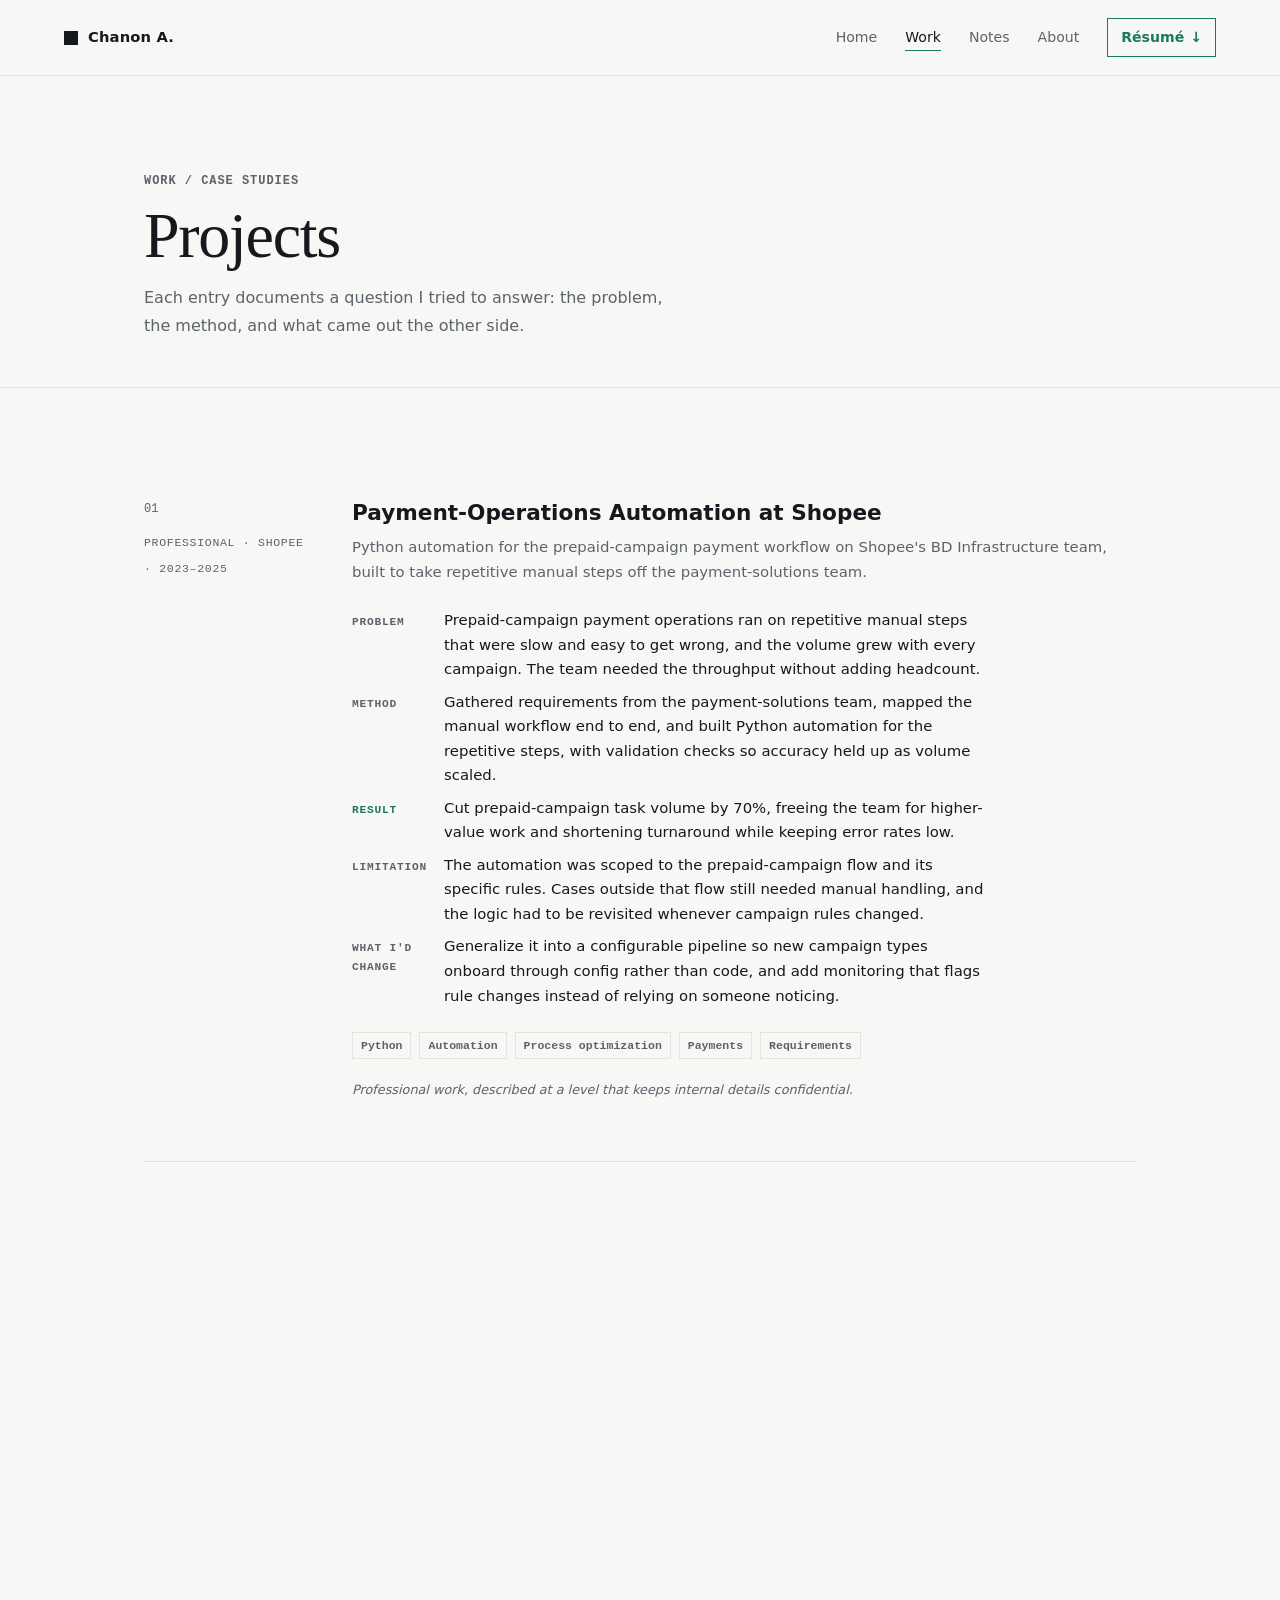
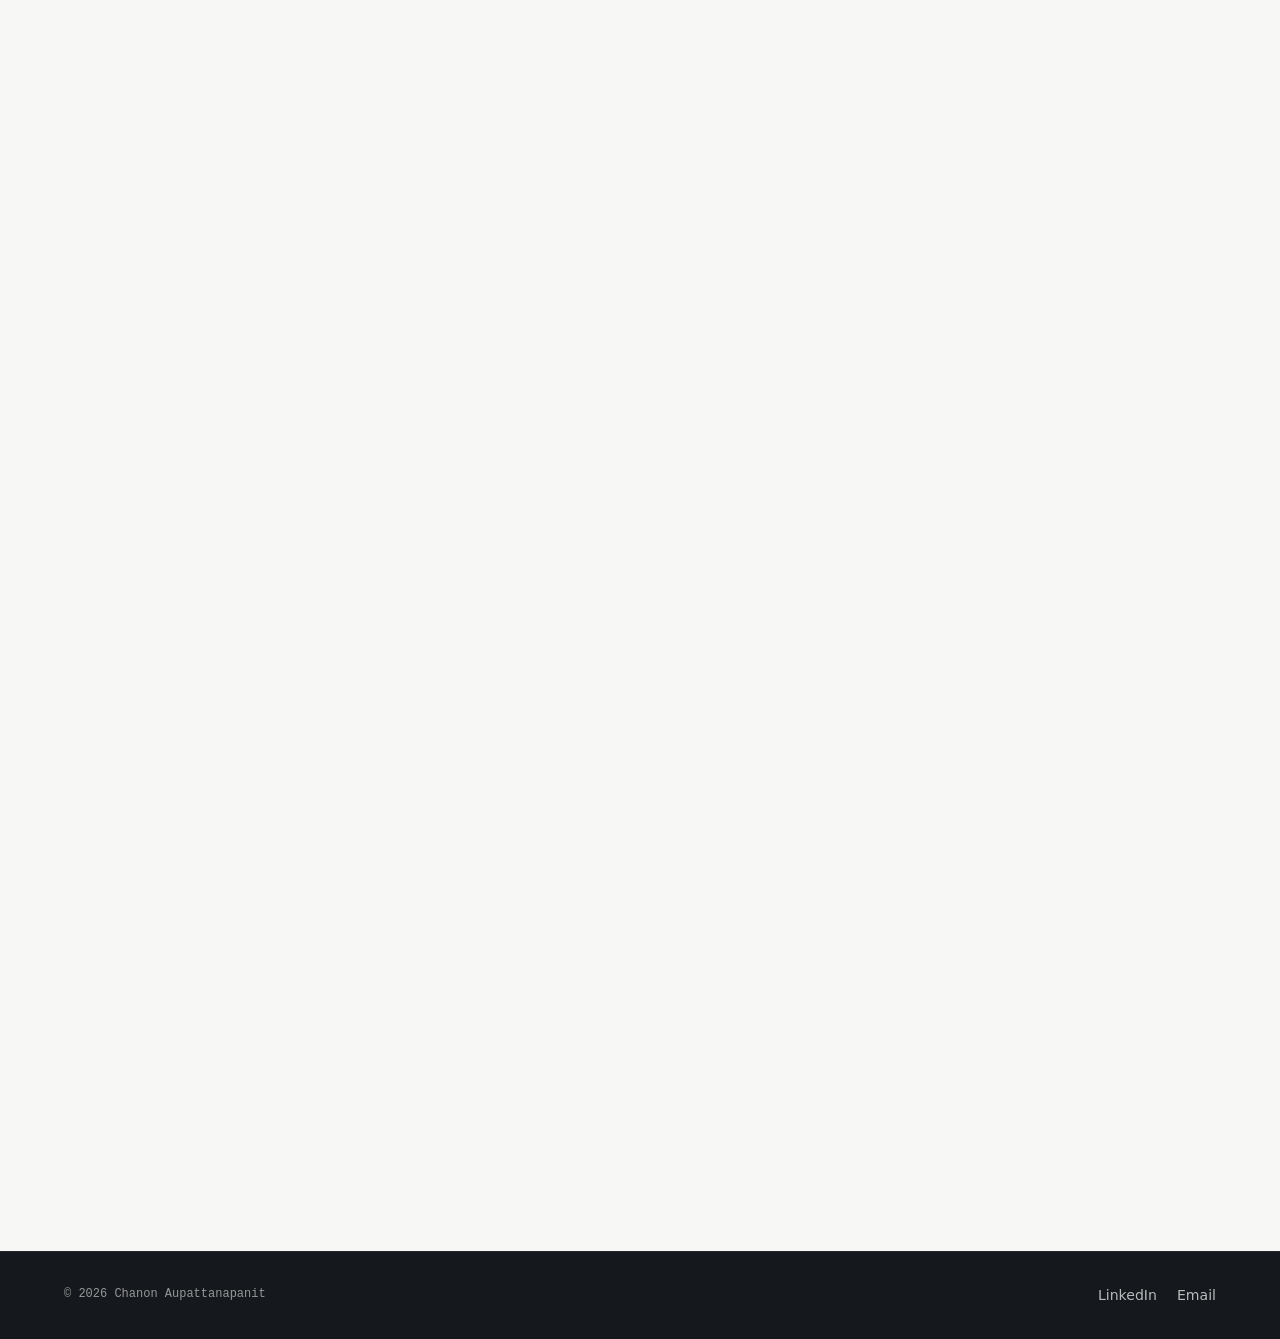
<file: work/index.html>
<!DOCTYPE html>
<html lang="en">
<head>
  <meta charset="UTF-8">
  <meta name="viewport" content="width=device-width, initial-scale=1.0">
  <meta http-equiv="Content-Security-Policy" content="default-src 'self'; base-uri 'self'; object-src 'none'; form-action 'none'; script-src 'self'; style-src 'self'; img-src 'self' data:; font-src 'self'; connect-src 'none'; media-src 'none'; frame-src 'none'; manifest-src 'self'; upgrade-insecure-requests">
  <meta name="referrer" content="no-referrer">
  <title>Work · Chanon Aupattanapanit</title>
  <meta name="description" content="Case studies in data analytics and machine learning by Chanon Aupattanapanit.">
  <meta name="author" content="Chanon Aupattanapanit">
  <meta name="theme-color" content="#f7f7f5">
  <link rel="icon" type="image/svg+xml" href="data:image/svg+xml,%3Csvg xmlns='http://www.w3.org/2000/svg' viewBox='0 0 32 32'%3E%3Crect width='32' height='32' fill='%23f7f7f5'/%3E%3Crect x='9' y='9' width='14' height='14' fill='%2315181c'/%3E%3C/svg%3E">
  <link rel="canonical" href="https://nothingtaro.github.io/data-website/work/">
  <meta property="og:type" content="website">
  <meta property="og:title" content="Work · Chanon Aupattanapanit">
  <meta property="og:description" content="Case studies in data analytics and machine learning.">
  <meta property="og:url" content="https://nothingtaro.github.io/data-website/work/">
  <meta property="og:image" content="https://nothingtaro.github.io/data-website/assets/images/og-image.png">
  <meta property="og:image:width" content="1200">
  <meta property="og:image:height" content="630">
  <meta property="og:image:alt" content="Chanon Aupattanapanit · Data Analyst moving into Agentic and Voice AI">
  <meta name="twitter:card" content="summary_large_image">
  <meta name="twitter:title" content="Work · Chanon Aupattanapanit">
  <meta name="twitter:description" content="Case studies in data analytics and machine learning.">
  <meta name="twitter:image" content="https://nothingtaro.github.io/data-website/assets/images/og-image.png">
  <link rel="stylesheet" href="../assets/css/styles.css">
</head>
<body>
  <a class="skip-link" href="#main">Skip to content</a>

  <header class="site-header">
    <a class="brand" href="../" aria-label="Home">
      <span class="brand-mark"></span>
      <span>Chanon A.</span>
    </a>
    <nav class="site-nav" aria-label="Primary navigation">
      <a href="../">Home</a>
      <a href="./" class="current" aria-current="page">Work</a>
      <a href="../notes/">Notes</a>
      <a href="../about/">About</a>
      <a class="nav-resume" href="../assets/documents/chanon-aupattanapanit-resume.pdf" download aria-label="Download résumé (PDF)">Résumé <span aria-hidden="true">&darr;</span></a>
    </nav>
  </header>

  <main id="main">

    <!-- Page hero --------------------------------------------------- -->
    <section class="page-hero">
      <div class="container">
        <p class="eyebrow">Work / Case Studies</p>
        <h1>Projects</h1>
        <p class="page-hero-text">
          Each entry documents a question I tried to answer: the problem, the method,
          and what came out the other side.
        </p>
      </div>
    </section>

    <!-- Case study list --------------------------------------------- -->
    <section class="section">
      <div class="container">

        <!-- 01 -->
        <article class="case-study" data-reveal id="payment-automation">
          <div>
            <span class="case-id">01</span>
            <span class="case-status">Professional · Shopee · 2023&ndash;2025</span>
          </div>
          <div>
            <h2>Payment-Operations Automation at Shopee</h2>
            <p class="case-desc">
              Python automation for the prepaid-campaign payment workflow on Shopee's BD
              Infrastructure team, built to take repetitive manual steps off the payment-solutions
              team.
            </p>
            <div class="case-entry">
              <span class="entry-key">Problem</span>
              <p class="entry-val">Prepaid-campaign payment operations ran on repetitive manual steps that were slow and easy to get wrong, and the volume grew with every campaign. The team needed the throughput without adding headcount.</p>

              <span class="entry-key">Method</span>
              <p class="entry-val">Gathered requirements from the payment-solutions team, mapped the manual workflow end to end, and built Python automation for the repetitive steps, with validation checks so accuracy held up as volume scaled.</p>

              <span class="entry-key">Result</span>
              <p class="entry-val">Cut prepaid-campaign task volume by 70%, freeing the team for higher-value work and shortening turnaround while keeping error rates low.</p>

              <span class="entry-key">Limitation</span>
              <p class="entry-val">The automation was scoped to the prepaid-campaign flow and its specific rules. Cases outside that flow still needed manual handling, and the logic had to be revisited whenever campaign rules changed.</p>

              <span class="entry-key">What I'd change</span>
              <p class="entry-val">Generalize it into a configurable pipeline so new campaign types onboard through config rather than code, and add monitoring that flags rule changes instead of relying on someone noticing.</p>
            </div>
            <div class="case-tags">
              <span class="tag">Python</span>
              <span class="tag">Automation</span>
              <span class="tag">Process optimization</span>
              <span class="tag">Payments</span>
              <span class="tag">Requirements</span>
            </div>
            <p class="case-note">Professional work, described at a level that keeps internal details confidential.</p>
          </div>
        </article>

        <!-- 02 -->
        <article class="case-study" data-reveal id="thai-food">
          <div>
            <span class="case-id">02</span>
            <span class="case-status">Senior project · 2023</span>
          </div>
          <div>
            <h2>Deep Learning for Thai Food Image Classification</h2>
            <p class="case-desc">
              A convolutional neural network that identifies Thai dishes from a single photo,
              built and benchmarked across four architectures for my Statistics senior project
              at Chulalongkorn University.
            </p>
            <div class="case-entry">
              <span class="entry-key">Problem</span>
              <p class="entry-val">Thai dishes look alike and go by many names, which makes them hard to identify from a photo, especially for visitors ordering food. Could a model do it reliably from the image alone?</p>

              <span class="entry-key">Method</span>
              <p class="entry-val">Applied transfer learning across four CNN architectures (VGG16, ResNet50, InceptionV3, and Xception) under two schemes: feature extraction and fine-tuning. Trained on 3,600 images spanning 12 Thai dishes (Kaggle), resized to 224×224, with data augmentation, dropout, and early stopping. Python and TensorFlow/Keras on Google Colab.</p>

              <span class="entry-key">Result</span>
              <p class="entry-val">The fine-tuned Xception model reached 93.06% accuracy (93.02% F1), the strongest of the four, classifying dishes such as Pad Kra Pao at near-100% F1.</p>

              <span class="entry-key">Limitation</span>
              <p class="entry-val">Scope was 12 dishes from a curated dataset, so the model isn't validated on dishes outside those classes, mixed plates, or the lighting and angles of real ordering photos. The remaining errors sit between visually similar dishes.</p>

              <span class="entry-key">What I'd change</span>
              <p class="entry-val">Widen the class set, fold in real user photos, and look at calibration and the confusion between lookalike dishes rather than headline accuracy, then export a quantized model for on-device inference.</p>
            </div>
            <div class="case-tags">
              <span class="tag">Python</span>
              <span class="tag">TensorFlow / Keras</span>
              <span class="tag">CNN</span>
              <span class="tag">Transfer learning</span>
              <span class="tag">Computer vision</span>
            </div>
            <div class="case-links">
              <a class="teaser-link" href="../assets/documents/thai-food-image-classification-paper.pdf" target="_blank" rel="noopener noreferrer">Read the paper (PDF) →</a>
            </div>
          </div>
        </article>

        <!-- 03 -->
        <article class="case-study" data-reveal id="vehicle-routing">
          <div>
            <span class="case-id">03</span>
            <span class="case-status">Competition · 2022 · Team of 5</span>
          </div>
          <div>
            <h2>Dynamic Vehicle Routing · EURO Meets NeurIPS 2022</h2>
            <p class="case-desc">
              Dispatch strategies for the vehicle routing problem with time windows, built for
              the EURO Meets NeurIPS 2022 competition as part of the five-person Team4sake.
            </p>
            <div class="case-entry">
              <span class="entry-key">Problem</span>
              <p class="entry-val">In the dynamic setting, customer requests arrive throughout the day. At each epoch you must decide which requests to dispatch now and which to postpone: a bet that shapes total routing cost.</p>

              <span class="entry-key">Method</span>
              <p class="entry-val">Starting from the Hybrid Genetic Search static solver, we designed and compared five dispatch strategies: a distance Cutoff, a Modified Cutoff that grows per epoch, a Centroid Modified Cutoff, a logistic-regression Ensemble that selects the best strategy per instance, and a single-customer postponement rule. Features were engineered from instance geometry: customer density within distance percentiles.</p>

              <span class="entry-key">Result</span>
              <p class="entry-val">The cutoff-family strategies beat the greedy, lazy, and random baselines. Team4sake placed 26th of 54 teams in the dynamic setting (static cost ≈180,843; dynamic ≈360,945).</p>

              <span class="entry-key">Limitation</span>
              <p class="entry-val">Cutoff thresholds were tuned on the competition's instance distribution, so they wouldn't necessarily transfer to different demand patterns or epoch lengths. Placing 26th of 54 also means a good number of teams' policies beat ours.</p>

              <span class="entry-key">What I'd change</span>
              <p class="entry-val">Learn the dispatch policy directly, for example with reinforcement learning over epochs, instead of hand-set cutoffs, and validate it on out-of-distribution instances rather than only the competition set.</p>
            </div>
            <div class="case-tags">
              <span class="tag">Python</span>
              <span class="tag">Operations research</span>
              <span class="tag">Optimization</span>
              <span class="tag">Logistic regression</span>
            </div>
            <div class="case-links">
              <a class="teaser-link" href="../assets/documents/dynamic-vehicle-routing-presentation.pdf" target="_blank" rel="noopener noreferrer">View the presentation (PDF) →</a>
            </div>
          </div>
        </article>

      </div>
    </section>

  </main>

  <footer class="site-footer">
    <p class="footer-copy">&copy; 2026 Chanon Aupattanapanit</p>
    <div class="footer-links">
      <a href="https://www.linkedin.com/in/chanon-a/" target="_blank" rel="noopener noreferrer">LinkedIn</a>
      <a href="mailto:chanon.aupattanapanit@gmail.com">Email</a>
    </div>
  </footer>

  <script src="../assets/js/motion.js" defer></script>
</body>
</html>
</file>
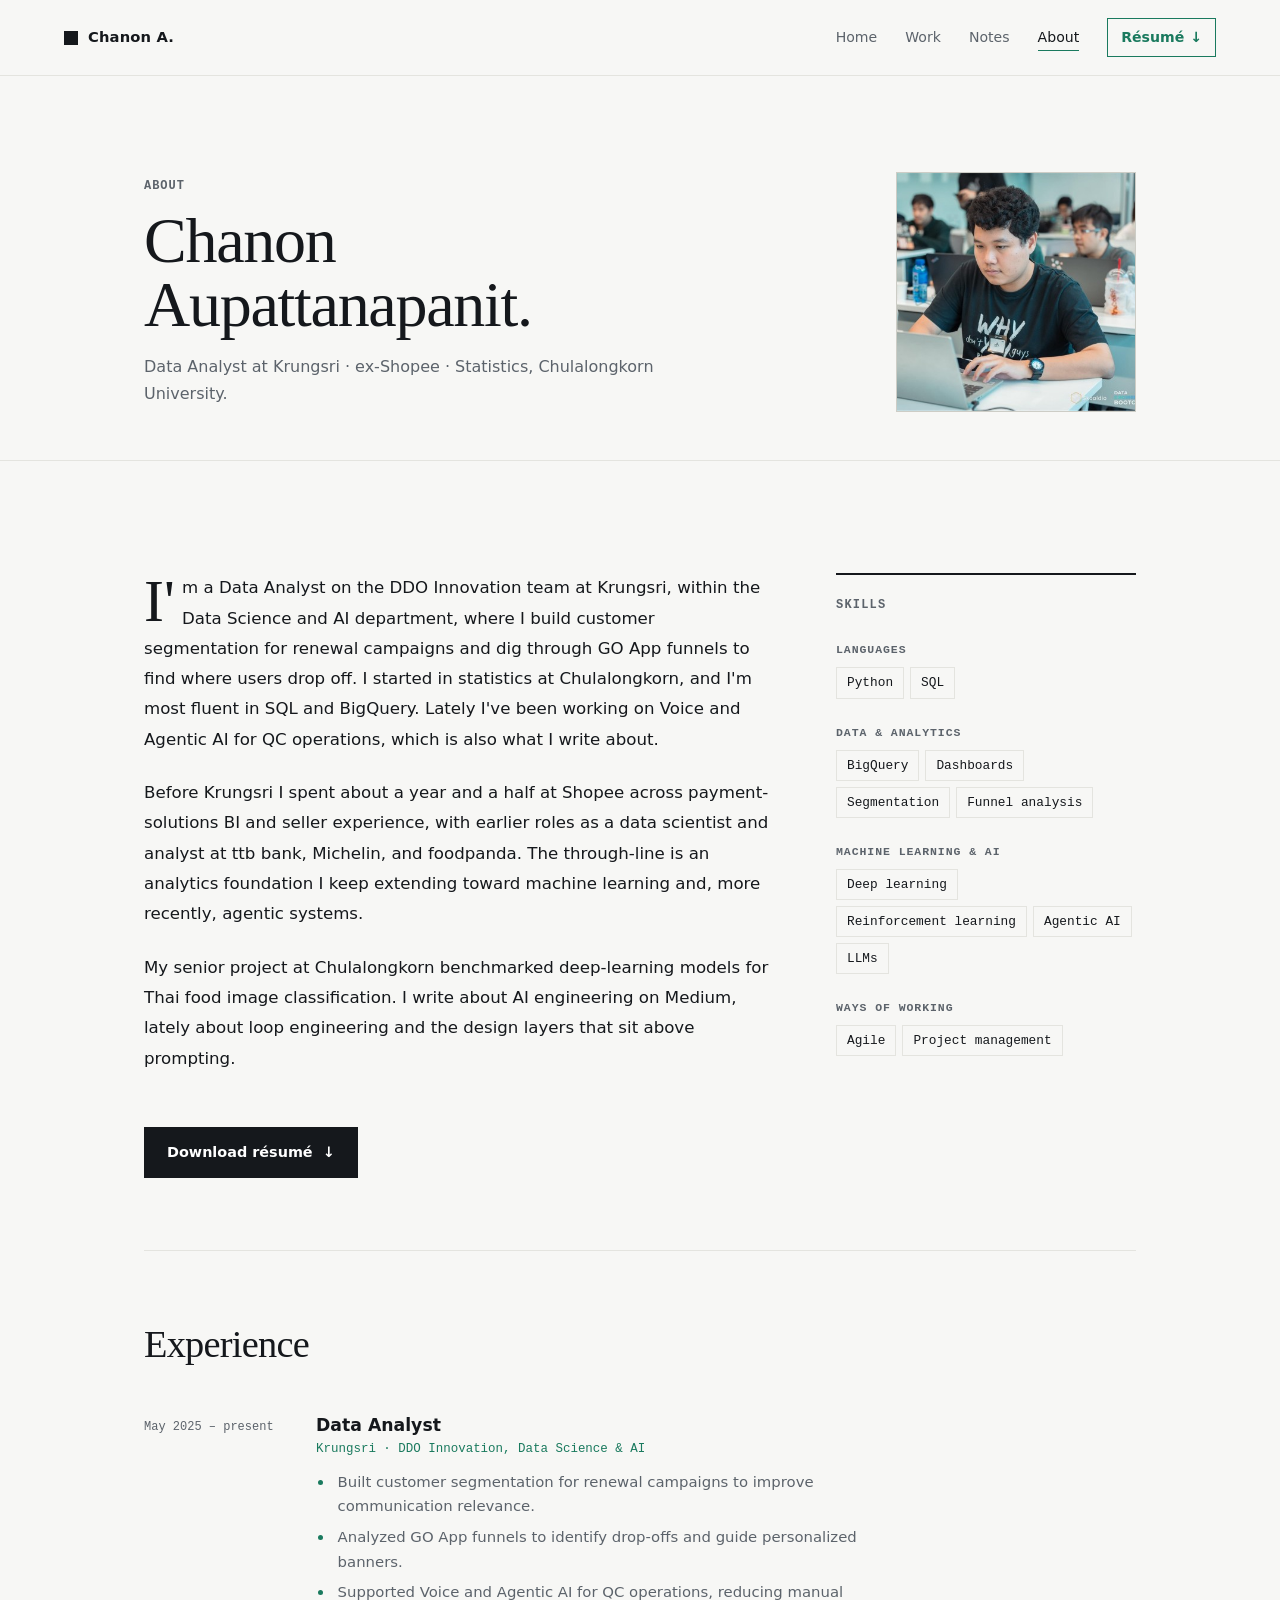
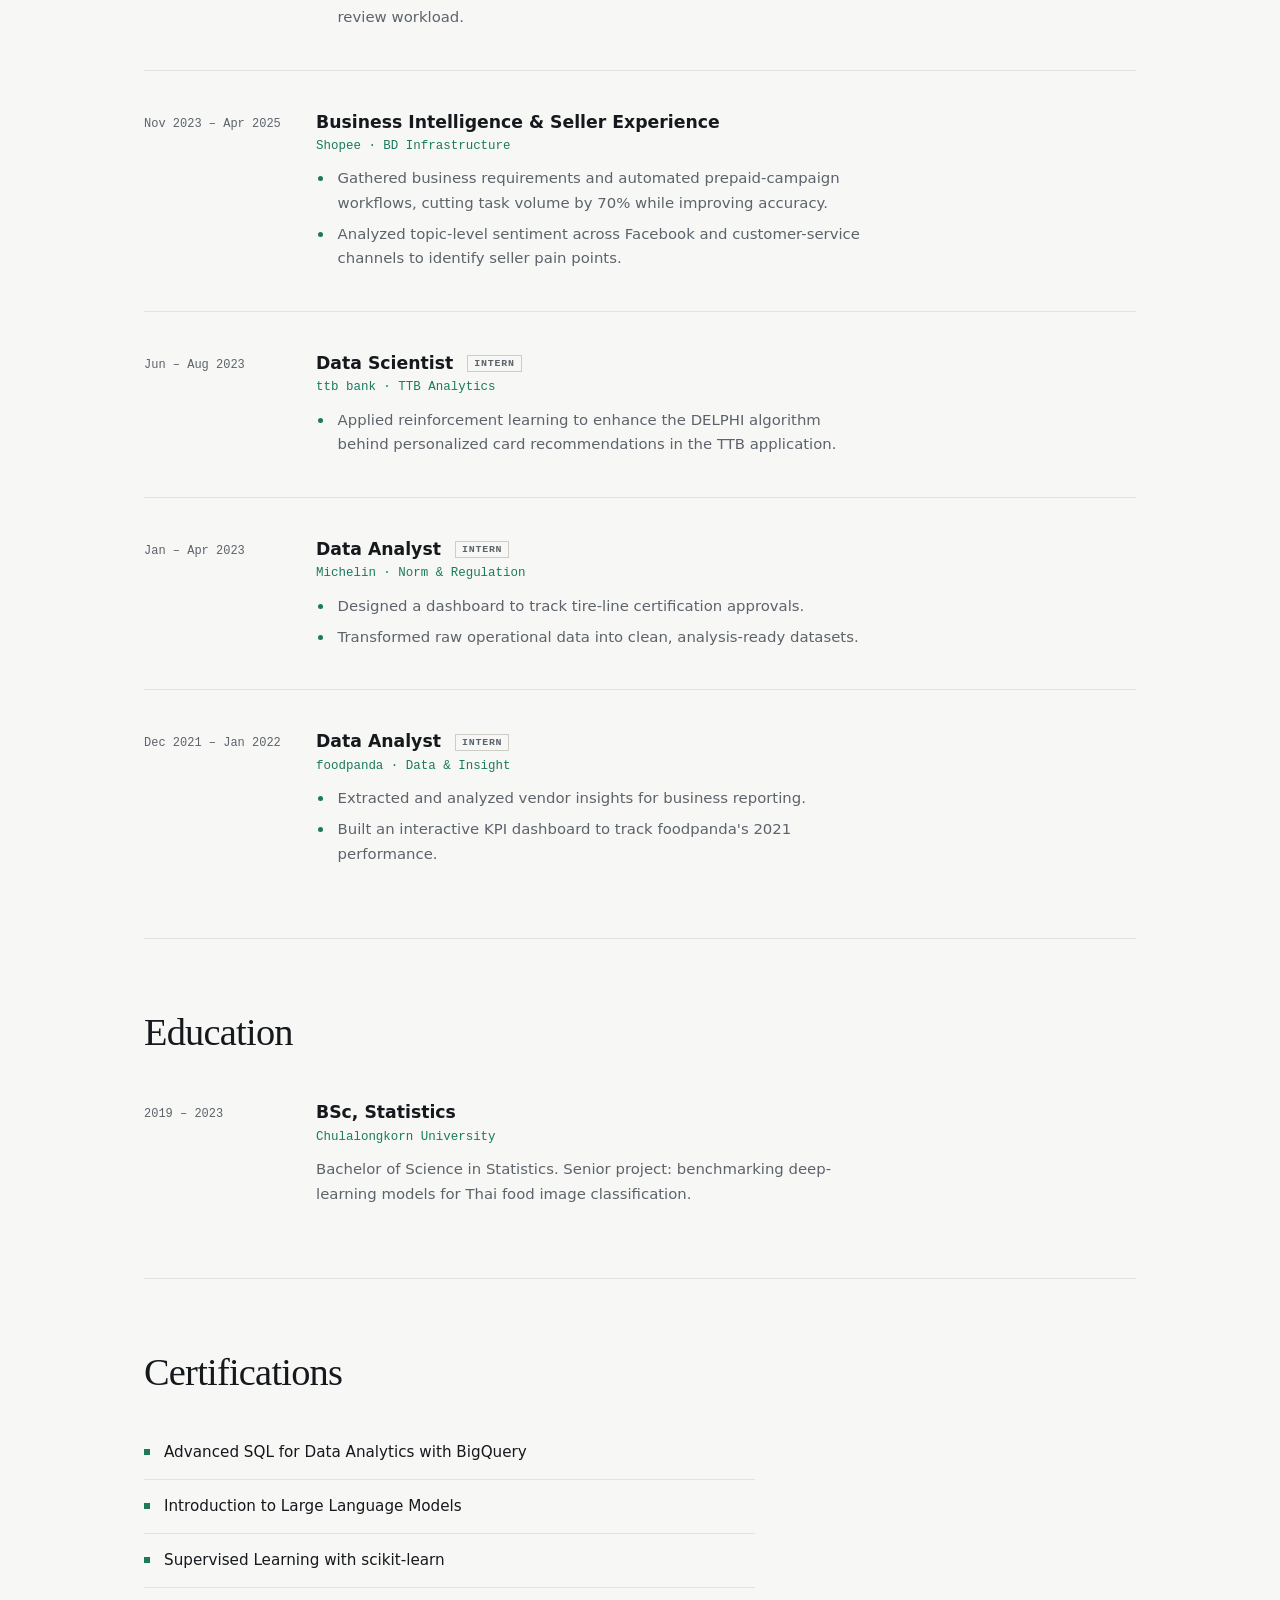
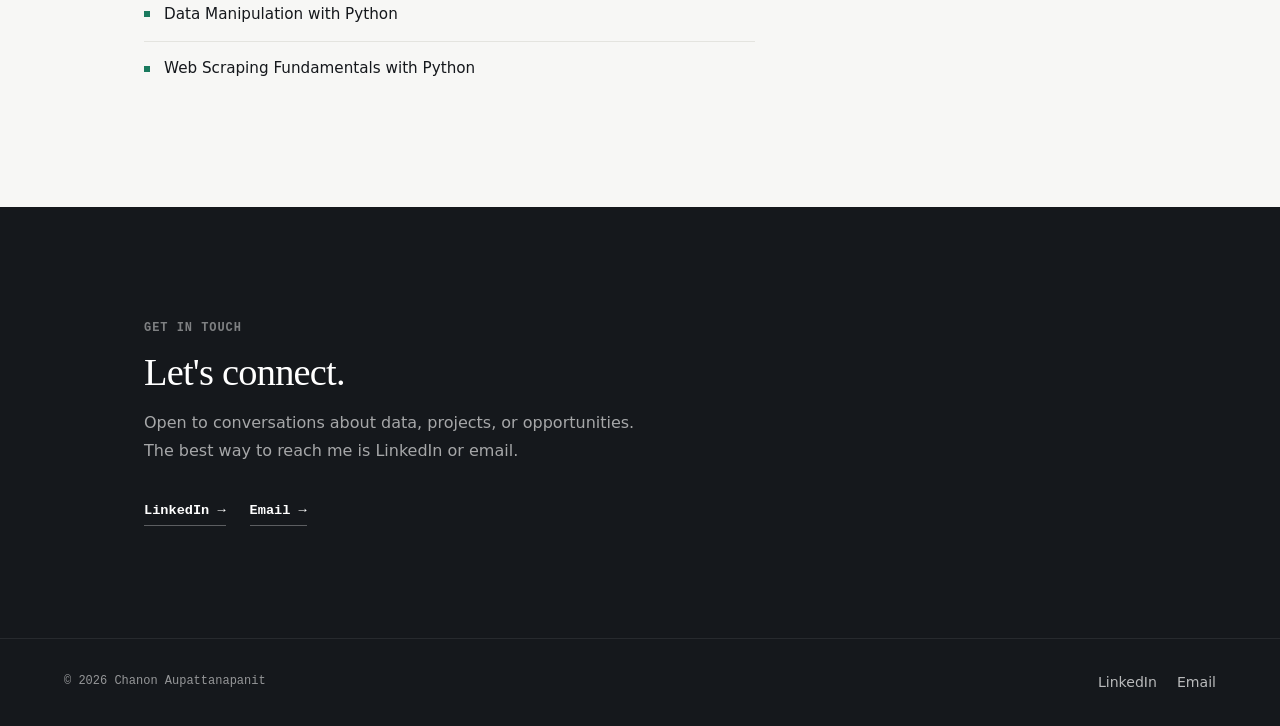
<file: about.html>
<!DOCTYPE html>
<html lang="en">
<head>
  <meta charset="UTF-8">
  <meta name="viewport" content="width=device-width, initial-scale=1.0">
  <meta http-equiv="Content-Security-Policy" content="default-src 'self'; base-uri 'self'; object-src 'none'; form-action 'none'; script-src 'self'; style-src 'self'; img-src 'self' data:; font-src 'self'; connect-src 'none'; media-src 'none'; frame-src 'none'; manifest-src 'self'; upgrade-insecure-requests">
  <meta name="referrer" content="no-referrer">
  <title>About · Chanon Aupattanapanit</title>
  <meta name="description" content="About Chanon Aupattanapanit: data analyst and machine learning practitioner.">
  <meta name="author" content="Chanon Aupattanapanit">
  <meta name="theme-color" content="#f7f7f5">
  <link rel="icon" type="image/svg+xml" href="data:image/svg+xml,%3Csvg xmlns='http://www.w3.org/2000/svg' viewBox='0 0 32 32'%3E%3Crect width='32' height='32' fill='%23f7f7f5'/%3E%3Crect x='9' y='9' width='14' height='14' fill='%2315181c'/%3E%3C/svg%3E">
  <link rel="canonical" href="https://nothingtaro.github.io/data-website/about.html">
  <meta property="og:type" content="profile">
  <meta property="og:title" content="About · Chanon Aupattanapanit">
  <meta property="og:description" content="Data Analyst at Krungsri. Analytics foundation in SQL and BigQuery, now building Agentic & Voice AI.">
  <meta property="og:url" content="https://nothingtaro.github.io/data-website/about.html">
  <meta property="og:image" content="https://nothingtaro.github.io/data-website/assets/images/og-image.png">
  <meta property="og:image:width" content="1200">
  <meta property="og:image:height" content="630">
  <meta property="og:image:alt" content="Chanon Aupattanapanit · Data Analyst moving into Agentic and Voice AI">
  <meta name="twitter:card" content="summary_large_image">
  <meta name="twitter:title" content="About · Chanon Aupattanapanit">
  <meta name="twitter:description" content="Data Analyst at Krungsri. Analytics foundation in SQL and BigQuery, now building Agentic & Voice AI.">
  <meta name="twitter:image" content="https://nothingtaro.github.io/data-website/assets/images/og-image.png">
  <script type="application/ld+json">
  {
    "@context": "https://schema.org",
    "@type": "ProfilePage",
    "mainEntity": {
      "@type": "Person",
      "name": "Chanon Aupattanapanit",
      "url": "https://nothingtaro.github.io/data-website/about.html",
      "image": "https://nothingtaro.github.io/data-website/assets/images/chanon-aupattanapanit.jpg",
      "jobTitle": "Data Analyst",
      "worksFor": { "@type": "Organization", "name": "Krungsri" },
      "alumniOf": { "@type": "CollegeOrUniversity", "name": "Chulalongkorn University" },
      "knowsAbout": ["Data Analytics", "SQL", "BigQuery", "Customer Segmentation", "Funnel Analysis", "Machine Learning", "Agentic AI"],
      "sameAs": [
        "https://www.linkedin.com/in/chanon-a/",
        "https://medium.com/@chanon.aupattanapanit"
      ]
    }
  }
  </script>
  <link rel="stylesheet" href="assets/css/styles.css">
</head>
<body>
  <a class="skip-link" href="#main">Skip to content</a>

  <header class="site-header">
    <a class="brand" href="index.html" aria-label="Home">
      <span class="brand-mark"></span>
      <span>Chanon A.</span>
    </a>
    <nav class="site-nav" aria-label="Primary navigation">
      <a href="index.html">Home</a>
      <a href="work.html">Work</a>
      <a href="notes.html">Notes</a>
      <a href="about.html" class="current" aria-current="page">About</a>
      <a class="nav-resume" href="assets/documents/chanon-aupattanapanit-resume.pdf" download aria-label="Download résumé (PDF)">Résumé <span aria-hidden="true">&darr;</span></a>
    </nav>
  </header>

  <main id="main">

    <!-- Page hero --------------------------------------------------- -->
    <section class="page-hero">
      <div class="container about-hero-layout">
        <div>
          <p class="eyebrow">About</p>
          <h1>Chanon<br>Aupattanapanit.</h1>
          <p class="page-hero-text">Data Analyst at Krungsri · ex-Shopee · Statistics, Chulalongkorn University.</p>
        </div>
        <img class="about-hero-photo" src="assets/images/chanon-aupattanapanit.jpg" alt="Chanon Aupattanapanit" width="240" height="240">
      </div>
    </section>

    <!-- Bio + Skills ------------------------------------------------ -->
    <section class="section">
      <div class="container">
        <div class="about-grid">

          <!-- Bio -->
          <div class="bio">
            <p>
              I'm a Data Analyst on the DDO Innovation team at Krungsri, within the Data Science
              and AI department, where I build customer segmentation for renewal campaigns and dig
              through GO App funnels to find where users drop off. I started in statistics at
              Chulalongkorn, and I'm most fluent in SQL and BigQuery. Lately I've been working on
              Voice and Agentic AI for QC operations, which is also what I write about.
            </p>
            <p>
              Before Krungsri I spent about a year and a half at Shopee across payment-solutions BI
              and seller experience, with earlier roles as a data scientist and analyst at ttb bank,
              Michelin, and foodpanda. The through-line is an analytics foundation I keep extending
              toward machine learning and, more recently, agentic systems.
            </p>
            <p>
              My senior project at Chulalongkorn benchmarked deep-learning models for Thai food
              image classification. I write about AI engineering on Medium, lately about loop
              engineering and the design layers that sit above prompting.
            </p>

            <a class="resume-cta" href="assets/documents/chanon-aupattanapanit-resume.pdf" download aria-label="Download résumé (PDF)">
              Download résumé <span aria-hidden="true">&darr;</span>
            </a>
          </div>

          <!-- Skills panel -->
          <aside class="skills-panel" aria-label="Skills">
            <h2>Skills</h2>

            <div class="skill-group">
              <p class="skill-group-label">Languages</p>
              <ul class="skill-items">
                <li>Python</li>
                <li>SQL</li>
              </ul>
            </div>

            <div class="skill-group">
              <p class="skill-group-label">Data &amp; Analytics</p>
              <ul class="skill-items">
                <li>BigQuery</li>
                <li>Dashboards</li>
                <li>Segmentation</li>
                <li>Funnel analysis</li>
              </ul>
            </div>

            <div class="skill-group">
              <p class="skill-group-label">Machine Learning &amp; AI</p>
              <ul class="skill-items">
                <li>Deep learning</li>
                <li>Reinforcement learning</li>
                <li>Agentic AI</li>
                <li>LLMs</li>
              </ul>
            </div>

            <div class="skill-group">
              <p class="skill-group-label">Ways of working</p>
              <ul class="skill-items">
                <li>Agile</li>
                <li>Project management</li>
              </ul>
            </div>
          </aside>

        </div>

        <!-- Experience timeline ------------------------------------- -->
        <div class="timeline" id="experience">
          <h2>Experience</h2>

          <div class="timeline-item">
            <span class="timeline-period">May 2025 &ndash; present</span>
            <div>
              <h3>Data Analyst</h3>
              <span class="timeline-org">Krungsri · DDO Innovation, Data Science &amp; AI</span>
              <ul class="timeline-desc">
                <li>Built customer segmentation for renewal campaigns to improve communication relevance.</li>
                <li>Analyzed GO App funnels to identify drop-offs and guide personalized banners.</li>
                <li>Supported Voice and Agentic AI for QC operations, reducing manual review workload.</li>
              </ul>
            </div>
          </div>

          <div class="timeline-item">
            <span class="timeline-period">Nov 2023 &ndash; Apr 2025</span>
            <div>
              <h3>Business Intelligence &amp; Seller Experience</h3>
              <span class="timeline-org">Shopee · BD Infrastructure</span>
              <ul class="timeline-desc">
                <li>Gathered business requirements and automated prepaid-campaign workflows, cutting task volume by 70% while improving accuracy.</li>
                <li>Analyzed topic-level sentiment across Facebook and customer-service channels to identify seller pain points.</li>
              </ul>
            </div>
          </div>

          <div class="timeline-item">
            <span class="timeline-period">Jun &ndash; Aug 2023</span>
            <div>
              <h3>Data Scientist <span class="role-tag">Intern</span></h3>
              <span class="timeline-org">ttb bank · TTB Analytics</span>
              <ul class="timeline-desc">
                <li>Applied reinforcement learning to enhance the DELPHI algorithm behind personalized card recommendations in the TTB application.</li>
              </ul>
            </div>
          </div>

          <div class="timeline-item">
            <span class="timeline-period">Jan &ndash; Apr 2023</span>
            <div>
              <h3>Data Analyst <span class="role-tag">Intern</span></h3>
              <span class="timeline-org">Michelin · Norm &amp; Regulation</span>
              <ul class="timeline-desc">
                <li>Designed a dashboard to track tire-line certification approvals.</li>
                <li>Transformed raw operational data into clean, analysis-ready datasets.</li>
              </ul>
            </div>
          </div>

          <div class="timeline-item">
            <span class="timeline-period">Dec 2021 &ndash; Jan 2022</span>
            <div>
              <h3>Data Analyst <span class="role-tag">Intern</span></h3>
              <span class="timeline-org">foodpanda · Data &amp; Insight</span>
              <ul class="timeline-desc">
                <li>Extracted and analyzed vendor insights for business reporting.</li>
                <li>Built an interactive KPI dashboard to track foodpanda's 2021 performance.</li>
              </ul>
            </div>
          </div>

        </div>

        <!-- Education ------------------------------------------------- -->
        <div class="timeline">
          <h2>Education</h2>

          <div class="timeline-item">
            <span class="timeline-period">2019 &ndash; 2023</span>
            <div>
              <h3>BSc, Statistics</h3>
              <span class="timeline-org">Chulalongkorn University</span>
              <p class="timeline-desc">
                Bachelor of Science in Statistics. Senior project: benchmarking deep-learning
                models for Thai food image classification.
              </p>
            </div>
          </div>
        </div>

        <!-- Certifications -------------------------------------------- -->
        <div class="certs">
          <h2>Certifications</h2>
          <ul class="cert-list">
            <li>Advanced SQL for Data Analytics with BigQuery</li>
            <li>Introduction to Large Language Models</li>
            <li>Supervised Learning with scikit-learn</li>
            <li>Data Manipulation with Python</li>
            <li>Web Scraping Fundamentals with Python</li>
          </ul>
        </div>
      </div>
    </section>

    <!-- Contact close ----------------------------------------------- -->
    <section class="section contact-close">
      <div class="container">
        <p class="section-kicker">Get in touch</p>
        <h2>Let's connect.</h2>
        <p class="contact-text">
          Open to conversations about data, projects, or opportunities.
          The best way to reach me is LinkedIn or email.
        </p>
        <div class="contact-links">
          <a href="https://www.linkedin.com/in/chanon-a/" target="_blank" rel="noopener noreferrer">LinkedIn →</a>
          <a href="mailto:chanon.aupattanapanit@gmail.com">Email →</a>
        </div>
      </div>
    </section>

  </main>

  <footer class="site-footer">
    <p class="footer-copy">&copy; 2026 Chanon Aupattanapanit</p>
    <div class="footer-links">
      <a href="https://www.linkedin.com/in/chanon-a/" target="_blank" rel="noopener noreferrer">LinkedIn</a>
      <a href="mailto:chanon.aupattanapanit@gmail.com">Email</a>
    </div>
  </footer>

  <script src="assets/js/motion.js" defer></script>
</body>
</html>
</file>
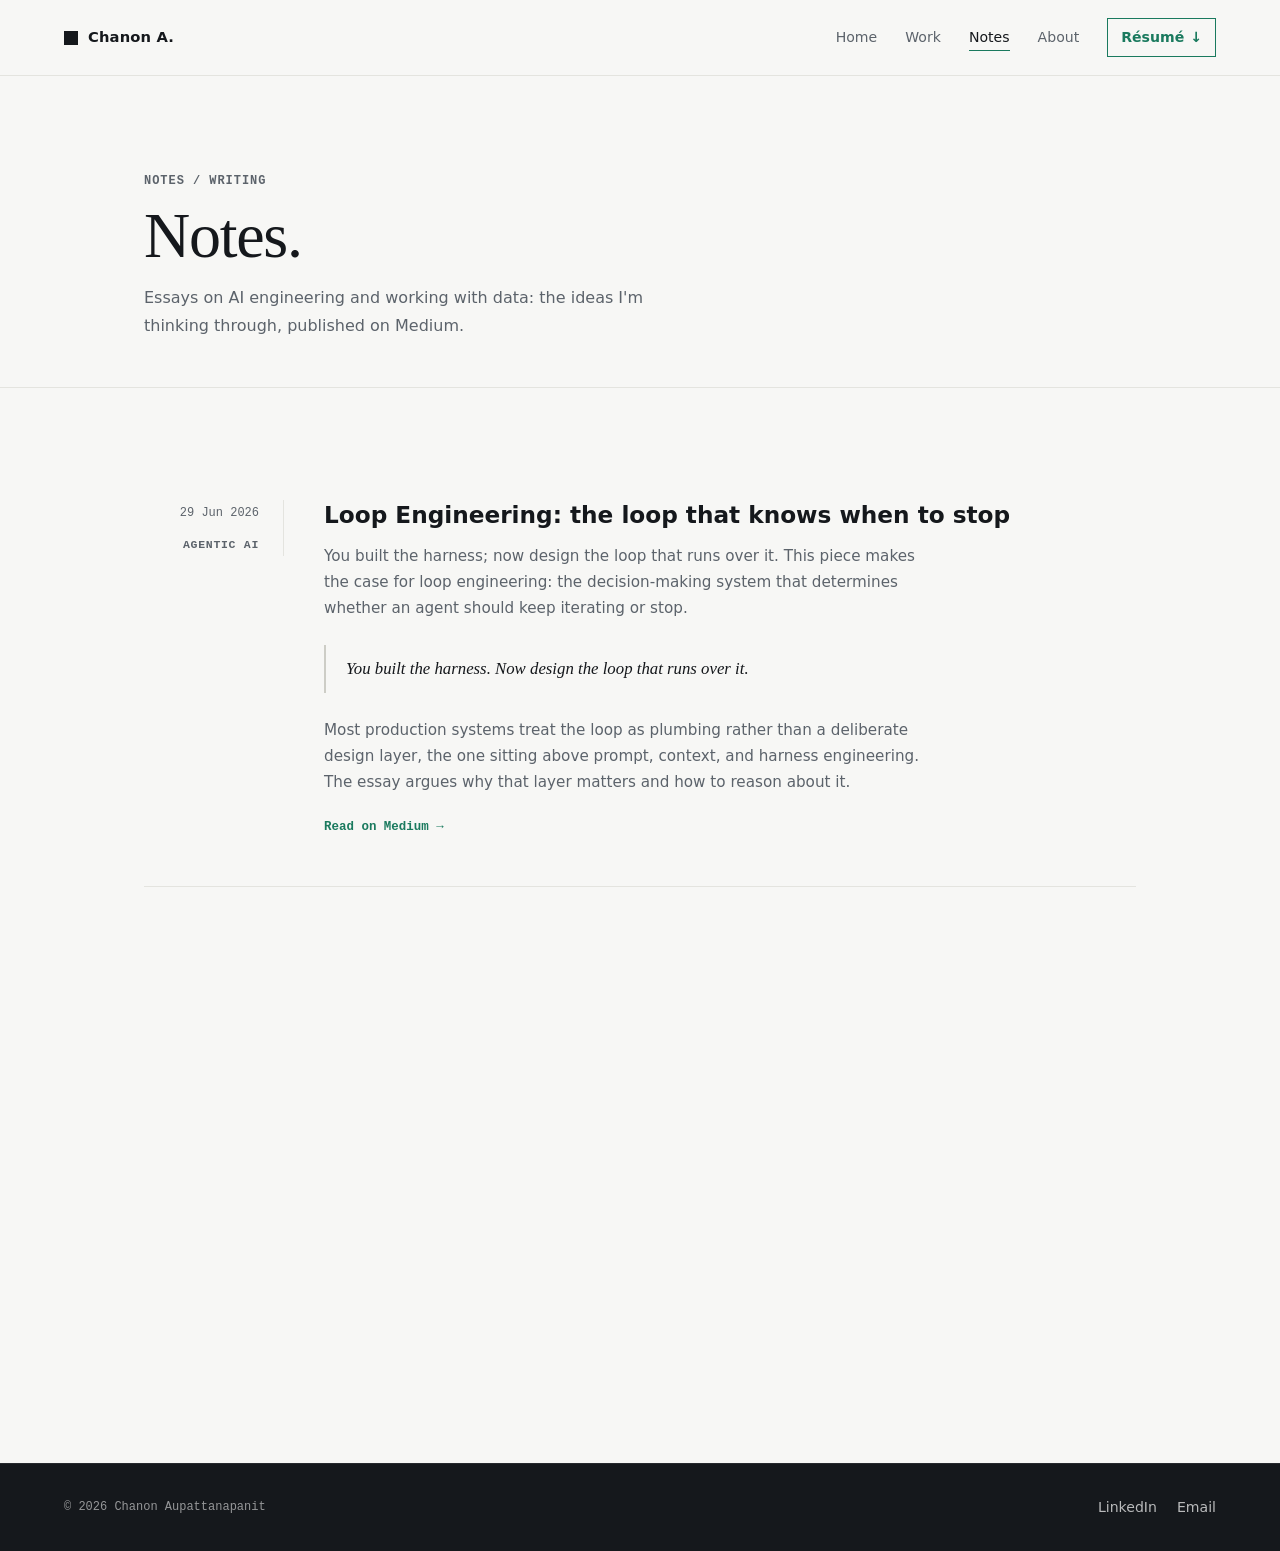
<file: notes.html>
<!DOCTYPE html>
<html lang="en">
<head>
  <meta charset="UTF-8">
  <meta name="viewport" content="width=device-width, initial-scale=1.0">
  <meta http-equiv="Content-Security-Policy" content="default-src 'self'; base-uri 'self'; object-src 'none'; form-action 'none'; script-src 'self'; style-src 'self'; img-src 'self' data:; font-src 'self'; connect-src 'none'; media-src 'none'; frame-src 'none'; manifest-src 'self'; upgrade-insecure-requests">
  <meta name="referrer" content="no-referrer">
  <title>Notes · Chanon Aupattanapanit</title>
  <meta name="description" content="Essays by Chanon Aupattanapanit on AI engineering, agentic systems, and working with data.">
  <meta name="author" content="Chanon Aupattanapanit">
  <meta name="theme-color" content="#f7f7f5">
  <link rel="icon" type="image/svg+xml" href="data:image/svg+xml,%3Csvg xmlns='http://www.w3.org/2000/svg' viewBox='0 0 32 32'%3E%3Crect width='32' height='32' fill='%23f7f7f5'/%3E%3Crect x='9' y='9' width='14' height='14' fill='%2315181c'/%3E%3C/svg%3E">
  <link rel="canonical" href="https://nothingtaro.github.io/data-website/notes.html">
  <meta property="og:type" content="website">
  <meta property="og:title" content="Notes · Chanon Aupattanapanit">
  <meta property="og:description" content="Essays on AI engineering, agentic systems, and working with data.">
  <meta property="og:url" content="https://nothingtaro.github.io/data-website/notes.html">
  <meta property="og:image" content="https://nothingtaro.github.io/data-website/assets/images/og-image.png">
  <meta property="og:image:width" content="1200">
  <meta property="og:image:height" content="630">
  <meta property="og:image:alt" content="Chanon Aupattanapanit · Data Analyst moving into Agentic and Voice AI">
  <meta name="twitter:card" content="summary_large_image">
  <meta name="twitter:title" content="Notes · Chanon Aupattanapanit">
  <meta name="twitter:description" content="Essays on AI engineering, agentic systems, and working with data.">
  <meta name="twitter:image" content="https://nothingtaro.github.io/data-website/assets/images/og-image.png">
  <link rel="stylesheet" href="assets/css/styles.css">
</head>
<body>
  <a class="skip-link" href="#main">Skip to content</a>

  <header class="site-header">
    <a class="brand" href="index.html" aria-label="Home">
      <span class="brand-mark"></span>
      <span>Chanon A.</span>
    </a>
    <nav class="site-nav" aria-label="Primary navigation">
      <a href="index.html">Home</a>
      <a href="work.html">Work</a>
      <a href="notes.html" class="current" aria-current="page">Notes</a>
      <a href="about.html">About</a>
      <a class="nav-resume" href="assets/documents/chanon-aupattanapanit-resume.pdf" download aria-label="Download résumé (PDF)">Résumé <span aria-hidden="true">&darr;</span></a>
    </nav>
  </header>

  <main id="main">

    <!-- Page hero --------------------------------------------------- -->
    <section class="page-hero">
      <div class="container">
        <p class="eyebrow">Notes / Writing</p>
        <h1>Notes.</h1>
        <p class="page-hero-text">
          Essays on AI engineering and working with data: the ideas I'm thinking
          through, published on Medium.
        </p>
      </div>
    </section>

    <!-- Notes list -------------------------------------------------- -->
    <section class="section">
      <div class="container">

        <!-- Note 1 -->
        <article class="note-entry" data-reveal id="loop-engineering">
          <div class="note-entry-sidebar">
            <time class="note-date" datetime="2026-06-29">29 Jun 2026</time>
            <span class="note-tag">Agentic AI</span>
          </div>
          <div>
            <h2>Loop Engineering: the loop that knows when to stop</h2>
            <p>
              You built the harness; now design the loop that runs over it. This piece makes
              the case for loop engineering: the decision-making system that determines whether
              an agent should keep iterating or stop.
            </p>
            <div class="pull-quote">
              <p>You built the harness. Now design the loop that runs over it.</p>
            </div>
            <p>
              Most production systems treat the loop as plumbing rather than a deliberate design
              layer, the one sitting above prompt, context, and harness engineering. The essay
              argues why that layer matters and how to reason about it.
            </p>
            <a class="teaser-link" href="https://medium.com/@chanon.aupattanapanit/loop-engineering-the-loop-that-knows-when-to-stop-b0baf8ada6f9" target="_blank" rel="noopener noreferrer">Read on Medium →</a>
          </div>
        </article>

        <!-- Note 2 -->
        <article class="note-entry" data-reveal id="prompt-to-harness">
          <div class="note-entry-sidebar">
            <time class="note-date" datetime="2026-06-07">7 Jun 2026</time>
            <span class="note-tag">AI Engineering</span>
          </div>
          <div>
            <h2>From prompt to harness: three evolutions every AI builder must understand</h2>
            <p>
              Most production AI failures aren't model problems. This essay lays out a framework,
              across prompt engineering, context engineering, and harness engineering, for what those
              failures actually are and how to fix them.
            </p>
            <div class="pull-quote">
              <p>Most production AI failures aren't model problems.</p>
            </div>
            <p>
              The argument: failures usually come not from the model but from inadequate context
              management and the missing safety layers around it: three overlapping disciplines
              rather than one.
            </p>
            <a class="teaser-link" href="https://medium.com/@chanon.aupattanapanit/from-prompt-to-harness-the-three-evolutions-every-ai-builder-must-understand-8c356fe2081a" target="_blank" rel="noopener noreferrer">Read on Medium →</a>
          </div>
        </article>

      </div>
    </section>

  </main>

  <footer class="site-footer">
    <p class="footer-copy">&copy; 2026 Chanon Aupattanapanit</p>
    <div class="footer-links">
      <a href="https://www.linkedin.com/in/chanon-a/" target="_blank" rel="noopener noreferrer">LinkedIn</a>
      <a href="mailto:chanon.aupattanapanit@gmail.com">Email</a>
    </div>
  </footer>

  <script src="assets/js/motion.js" defer></script>
</body>
</html>
</file>
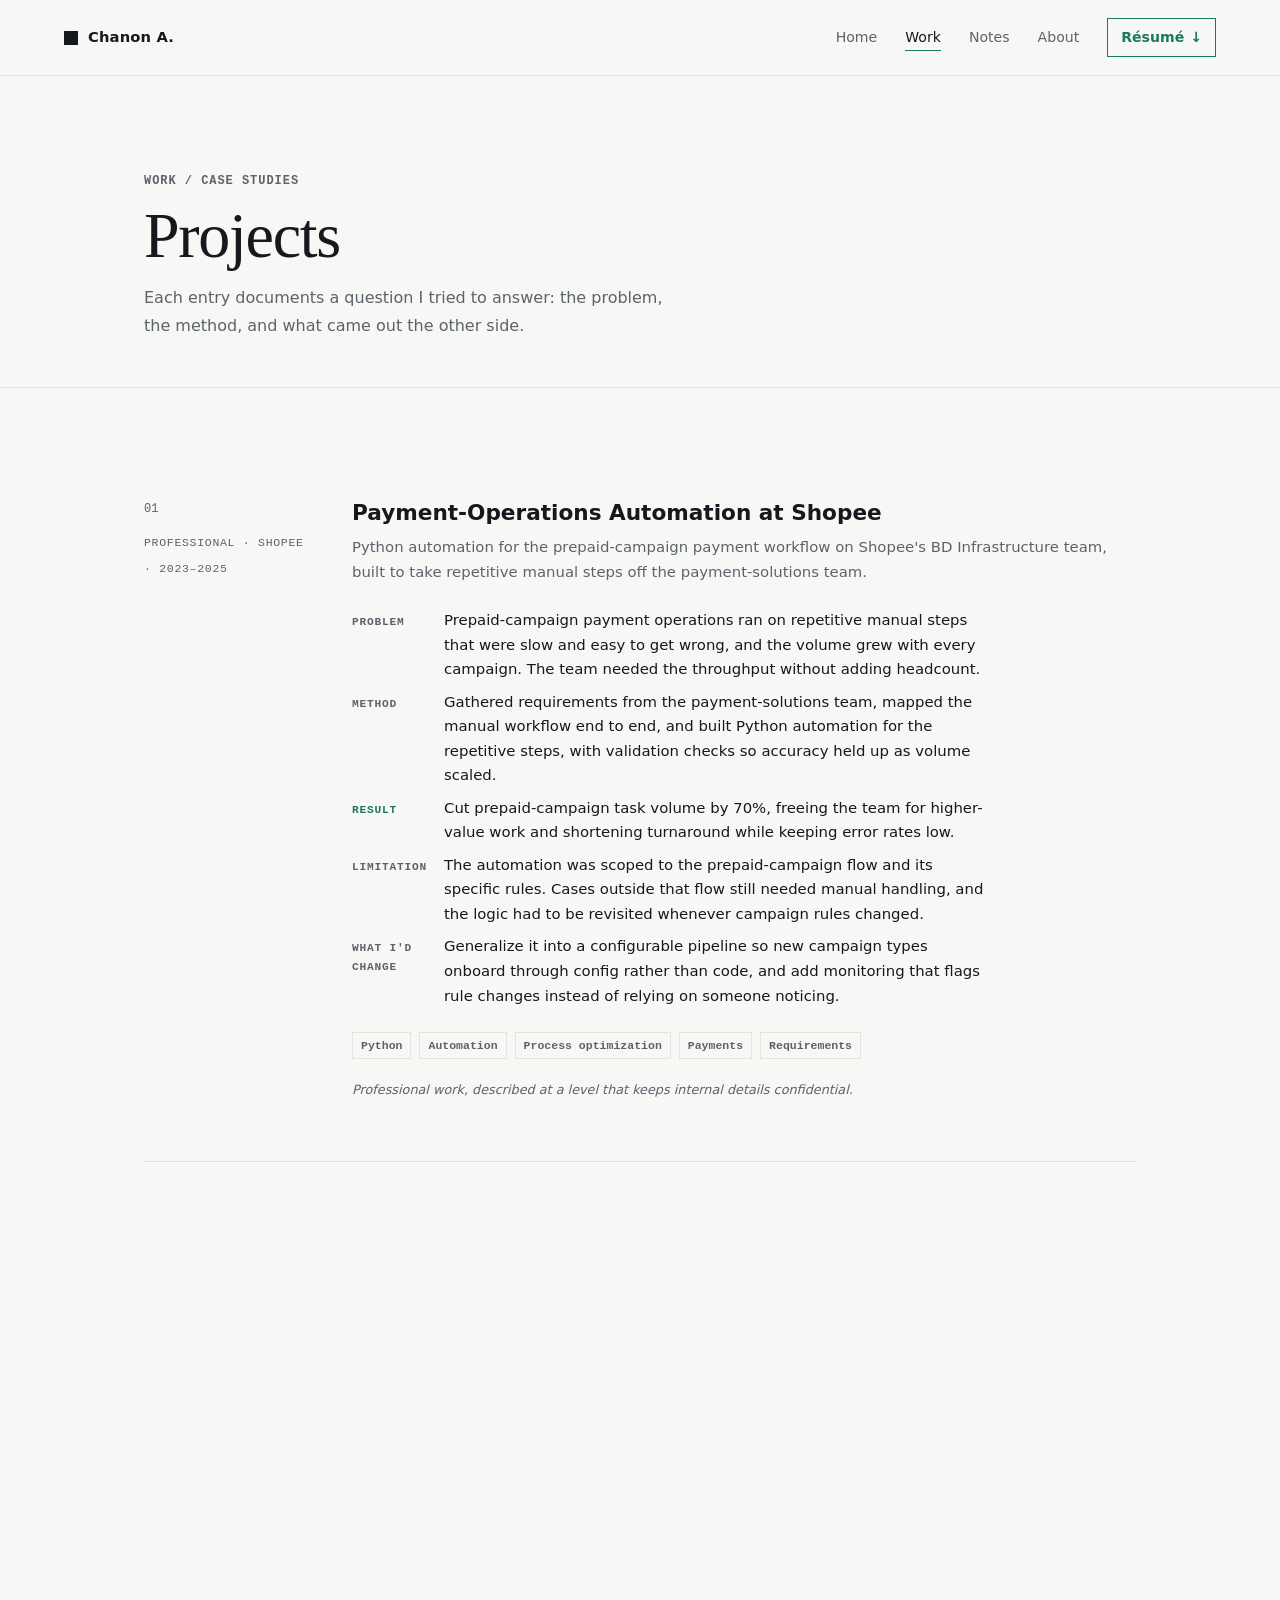
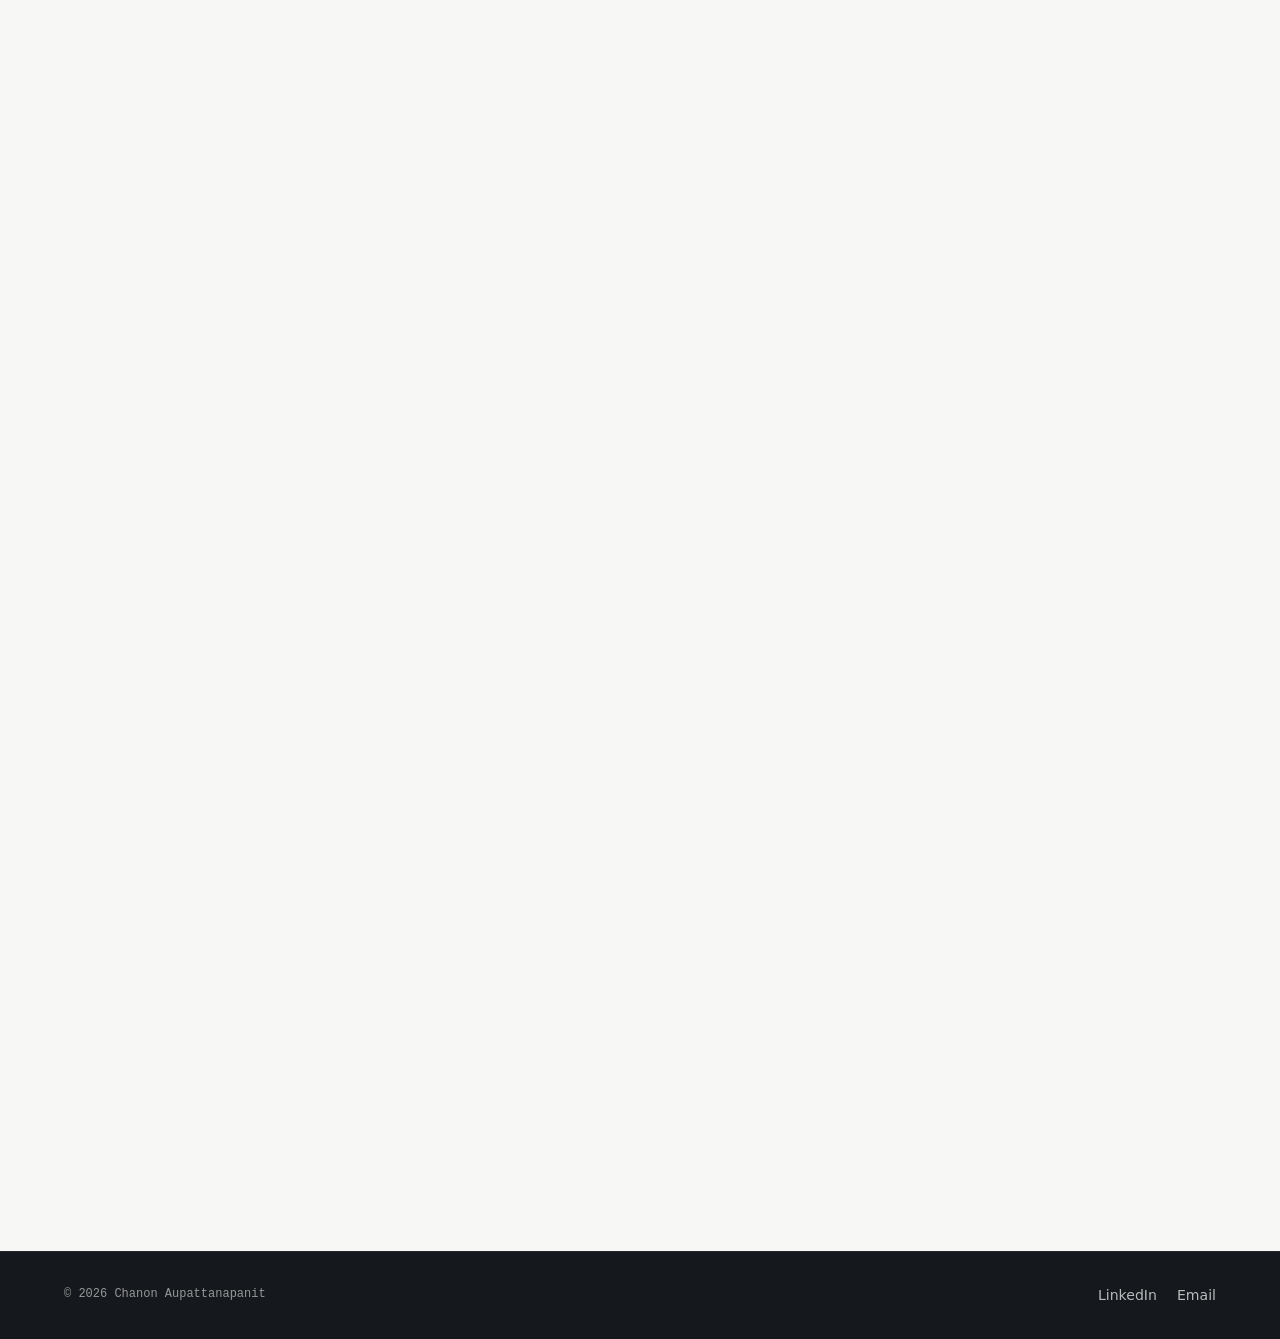
<file: work.html>
<!DOCTYPE html>
<html lang="en">
<head>
  <meta charset="UTF-8">
  <meta name="viewport" content="width=device-width, initial-scale=1.0">
  <meta http-equiv="Content-Security-Policy" content="default-src 'self'; base-uri 'self'; object-src 'none'; form-action 'none'; script-src 'self'; style-src 'self'; img-src 'self' data:; font-src 'self'; connect-src 'none'; media-src 'none'; frame-src 'none'; manifest-src 'self'; upgrade-insecure-requests">
  <meta name="referrer" content="no-referrer">
  <title>Work · Chanon Aupattanapanit</title>
  <meta name="description" content="Case studies in data analytics and machine learning by Chanon Aupattanapanit.">
  <meta name="author" content="Chanon Aupattanapanit">
  <meta name="theme-color" content="#f7f7f5">
  <link rel="icon" type="image/svg+xml" href="data:image/svg+xml,%3Csvg xmlns='http://www.w3.org/2000/svg' viewBox='0 0 32 32'%3E%3Crect width='32' height='32' fill='%23f7f7f5'/%3E%3Crect x='9' y='9' width='14' height='14' fill='%2315181c'/%3E%3C/svg%3E">
  <link rel="canonical" href="https://nothingtaro.github.io/data-website/work.html">
  <meta property="og:type" content="website">
  <meta property="og:title" content="Work · Chanon Aupattanapanit">
  <meta property="og:description" content="Case studies in data analytics and machine learning.">
  <meta property="og:url" content="https://nothingtaro.github.io/data-website/work.html">
  <meta property="og:image" content="https://nothingtaro.github.io/data-website/assets/images/og-image.png">
  <meta property="og:image:width" content="1200">
  <meta property="og:image:height" content="630">
  <meta property="og:image:alt" content="Chanon Aupattanapanit · Data Analyst moving into Agentic and Voice AI">
  <meta name="twitter:card" content="summary_large_image">
  <meta name="twitter:title" content="Work · Chanon Aupattanapanit">
  <meta name="twitter:description" content="Case studies in data analytics and machine learning.">
  <meta name="twitter:image" content="https://nothingtaro.github.io/data-website/assets/images/og-image.png">
  <link rel="stylesheet" href="assets/css/styles.css">
</head>
<body>
  <a class="skip-link" href="#main">Skip to content</a>

  <header class="site-header">
    <a class="brand" href="index.html" aria-label="Home">
      <span class="brand-mark"></span>
      <span>Chanon A.</span>
    </a>
    <nav class="site-nav" aria-label="Primary navigation">
      <a href="index.html">Home</a>
      <a href="work.html" class="current" aria-current="page">Work</a>
      <a href="notes.html">Notes</a>
      <a href="about.html">About</a>
      <a class="nav-resume" href="assets/documents/chanon-aupattanapanit-resume.pdf" download aria-label="Download résumé (PDF)">Résumé <span aria-hidden="true">&darr;</span></a>
    </nav>
  </header>

  <main id="main">

    <!-- Page hero --------------------------------------------------- -->
    <section class="page-hero">
      <div class="container">
        <p class="eyebrow">Work / Case Studies</p>
        <h1>Projects</h1>
        <p class="page-hero-text">
          Each entry documents a question I tried to answer: the problem, the method,
          and what came out the other side.
        </p>
      </div>
    </section>

    <!-- Case study list --------------------------------------------- -->
    <section class="section">
      <div class="container">

        <!-- 01 -->
        <article class="case-study" data-reveal id="payment-automation">
          <div>
            <span class="case-id">01</span>
            <span class="case-status">Professional · Shopee · 2023&ndash;2025</span>
          </div>
          <div>
            <h2>Payment-Operations Automation at Shopee</h2>
            <p class="case-desc">
              Python automation for the prepaid-campaign payment workflow on Shopee's BD
              Infrastructure team, built to take repetitive manual steps off the payment-solutions
              team.
            </p>
            <div class="case-entry">
              <span class="entry-key">Problem</span>
              <p class="entry-val">Prepaid-campaign payment operations ran on repetitive manual steps that were slow and easy to get wrong, and the volume grew with every campaign. The team needed the throughput without adding headcount.</p>

              <span class="entry-key">Method</span>
              <p class="entry-val">Gathered requirements from the payment-solutions team, mapped the manual workflow end to end, and built Python automation for the repetitive steps, with validation checks so accuracy held up as volume scaled.</p>

              <span class="entry-key">Result</span>
              <p class="entry-val">Cut prepaid-campaign task volume by 70%, freeing the team for higher-value work and shortening turnaround while keeping error rates low.</p>

              <span class="entry-key">Limitation</span>
              <p class="entry-val">The automation was scoped to the prepaid-campaign flow and its specific rules. Cases outside that flow still needed manual handling, and the logic had to be revisited whenever campaign rules changed.</p>

              <span class="entry-key">What I'd change</span>
              <p class="entry-val">Generalize it into a configurable pipeline so new campaign types onboard through config rather than code, and add monitoring that flags rule changes instead of relying on someone noticing.</p>
            </div>
            <div class="case-tags">
              <span class="tag">Python</span>
              <span class="tag">Automation</span>
              <span class="tag">Process optimization</span>
              <span class="tag">Payments</span>
              <span class="tag">Requirements</span>
            </div>
            <p class="case-note">Professional work, described at a level that keeps internal details confidential.</p>
          </div>
        </article>

        <!-- 02 -->
        <article class="case-study" data-reveal id="thai-food">
          <div>
            <span class="case-id">02</span>
            <span class="case-status">Senior project · 2023</span>
          </div>
          <div>
            <h2>Deep Learning for Thai Food Image Classification</h2>
            <p class="case-desc">
              A convolutional neural network that identifies Thai dishes from a single photo,
              built and benchmarked across four architectures for my Statistics senior project
              at Chulalongkorn University.
            </p>
            <div class="case-entry">
              <span class="entry-key">Problem</span>
              <p class="entry-val">Thai dishes look alike and go by many names, which makes them hard to identify from a photo, especially for visitors ordering food. Could a model do it reliably from the image alone?</p>

              <span class="entry-key">Method</span>
              <p class="entry-val">Applied transfer learning across four CNN architectures (VGG16, ResNet50, InceptionV3, and Xception) under two schemes: feature extraction and fine-tuning. Trained on 3,600 images spanning 12 Thai dishes (Kaggle), resized to 224×224, with data augmentation, dropout, and early stopping. Python and TensorFlow/Keras on Google Colab.</p>

              <span class="entry-key">Result</span>
              <p class="entry-val">The fine-tuned Xception model reached 93.06% accuracy (93.02% F1), the strongest of the four, classifying dishes such as Pad Kra Pao at near-100% F1.</p>

              <span class="entry-key">Limitation</span>
              <p class="entry-val">Scope was 12 dishes from a curated dataset, so the model isn't validated on dishes outside those classes, mixed plates, or the lighting and angles of real ordering photos. The remaining errors sit between visually similar dishes.</p>

              <span class="entry-key">What I'd change</span>
              <p class="entry-val">Widen the class set, fold in real user photos, and look at calibration and the confusion between lookalike dishes rather than headline accuracy, then export a quantized model for on-device inference.</p>
            </div>
            <div class="case-tags">
              <span class="tag">Python</span>
              <span class="tag">TensorFlow / Keras</span>
              <span class="tag">CNN</span>
              <span class="tag">Transfer learning</span>
              <span class="tag">Computer vision</span>
            </div>
            <div class="case-links">
              <a class="teaser-link" href="assets/documents/thai-food-image-classification-paper.pdf" target="_blank" rel="noopener noreferrer">Read the paper (PDF) →</a>
            </div>
          </div>
        </article>

        <!-- 03 -->
        <article class="case-study" data-reveal id="vehicle-routing">
          <div>
            <span class="case-id">03</span>
            <span class="case-status">Competition · 2022 · Team of 5</span>
          </div>
          <div>
            <h2>Dynamic Vehicle Routing · EURO Meets NeurIPS 2022</h2>
            <p class="case-desc">
              Dispatch strategies for the vehicle routing problem with time windows, built for
              the EURO Meets NeurIPS 2022 competition as part of the five-person Team4sake.
            </p>
            <div class="case-entry">
              <span class="entry-key">Problem</span>
              <p class="entry-val">In the dynamic setting, customer requests arrive throughout the day. At each epoch you must decide which requests to dispatch now and which to postpone: a bet that shapes total routing cost.</p>

              <span class="entry-key">Method</span>
              <p class="entry-val">Starting from the Hybrid Genetic Search static solver, we designed and compared five dispatch strategies: a distance Cutoff, a Modified Cutoff that grows per epoch, a Centroid Modified Cutoff, a logistic-regression Ensemble that selects the best strategy per instance, and a single-customer postponement rule. Features were engineered from instance geometry: customer density within distance percentiles.</p>

              <span class="entry-key">Result</span>
              <p class="entry-val">The cutoff-family strategies beat the greedy, lazy, and random baselines. Team4sake placed 26th of 54 teams in the dynamic setting (static cost ≈180,843; dynamic ≈360,945).</p>

              <span class="entry-key">Limitation</span>
              <p class="entry-val">Cutoff thresholds were tuned on the competition's instance distribution, so they wouldn't necessarily transfer to different demand patterns or epoch lengths. Placing 26th of 54 also means a good number of teams' policies beat ours.</p>

              <span class="entry-key">What I'd change</span>
              <p class="entry-val">Learn the dispatch policy directly, for example with reinforcement learning over epochs, instead of hand-set cutoffs, and validate it on out-of-distribution instances rather than only the competition set.</p>
            </div>
            <div class="case-tags">
              <span class="tag">Python</span>
              <span class="tag">Operations research</span>
              <span class="tag">Optimization</span>
              <span class="tag">Logistic regression</span>
            </div>
            <div class="case-links">
              <a class="teaser-link" href="assets/documents/dynamic-vehicle-routing-presentation.pdf" target="_blank" rel="noopener noreferrer">View the presentation (PDF) →</a>
            </div>
          </div>
        </article>

      </div>
    </section>

  </main>

  <footer class="site-footer">
    <p class="footer-copy">&copy; 2026 Chanon Aupattanapanit</p>
    <div class="footer-links">
      <a href="https://www.linkedin.com/in/chanon-a/" target="_blank" rel="noopener noreferrer">LinkedIn</a>
      <a href="mailto:chanon.aupattanapanit@gmail.com">Email</a>
    </div>
  </footer>

  <script src="assets/js/motion.js" defer></script>
</body>
</html>
</file>
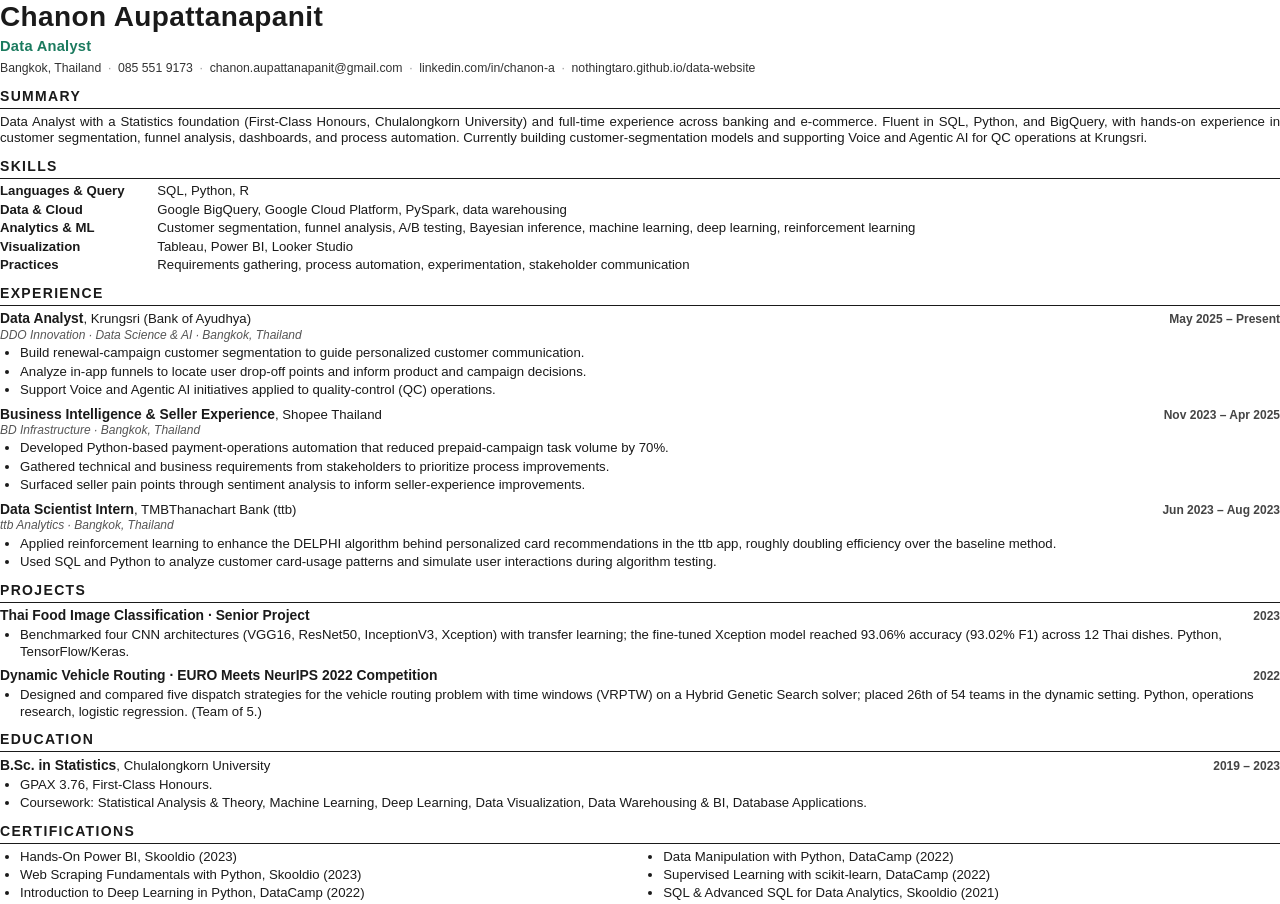
<file: assets/documents/chanon-aupattanapanit-resume.src.html>
<!DOCTYPE html>
<html lang="en">
<head>
<meta charset="UTF-8">
<title>Chanon Aupattanapanit | Data Analyst Resume</title>
<meta name="author" content="Chanon Aupattanapanit">
<meta name="description" content="Resume of Chanon Aupattanapanit, Data Analyst. SQL, Python, BigQuery, customer segmentation, funnel analysis, machine learning.">
<style>
  @page { size: A4; margin: 9.5mm 14mm; }
  * { box-sizing: border-box; }
  html, body { margin: 0; padding: 0; }
  body {
    font-family: Arial, "Helvetica Neue", Helvetica, sans-serif;
    color: #1a1a1a;
    font-size: 9.9pt;
    line-height: 1.24;
    -webkit-print-color-adjust: exact;
    print-color-adjust: exact;
  }
  a { color: #1a1a1a; text-decoration: none; }

  header { margin-bottom: 9pt; }
  h1 {
    font-size: 21pt;
    letter-spacing: 0.3pt;
    margin: 0 0 2pt;
    font-weight: 700;
  }
  .role {
    font-size: 11pt;
    font-weight: 700;
    color: #1a7a5e;
    margin: 0 0 4pt;
    letter-spacing: 0.2pt;
  }
  .contact {
    font-size: 9.2pt;
    color: #333;
    margin: 0;
  }
  .contact span { white-space: nowrap; }
  .sep { color: #999; padding: 0 5pt; }

  h2 {
    font-size: 10.5pt;
    font-weight: 700;
    text-transform: uppercase;
    letter-spacing: 1pt;
    color: #1a1a1a;
    margin: 8.5pt 0 3.5pt;
    padding-bottom: 2pt;
    border-bottom: 1.2pt solid #1a1a1a;
  }

  .summary { margin: 0; text-align: justify; }

  .job { margin-bottom: 5.5pt; }
  .job:last-child { margin-bottom: 0; }
  .job-head {
    display: flex;
    justify-content: space-between;
    align-items: baseline;
    gap: 10pt;
  }
  .job-title { font-weight: 700; font-size: 10.4pt; }
  .job-org { font-weight: 400; }
  .job-dates {
    font-size: 9pt;
    color: #444;
    white-space: nowrap;
    font-weight: 700;
  }
  .job-sub {
    font-size: 9pt;
    color: #555;
    font-style: italic;
    margin: 0 0 2pt;
  }
  ul {
    margin: 2pt 0 0;
    padding-left: 15pt;
  }
  li { margin-bottom: 1.5pt; }

  .skills-line { margin: 1.5pt 0; }
  .skills-line b { display: inline-block; min-width: 118pt; }

  .two { display: flex; justify-content: space-between; gap: 10pt; align-items: baseline; }
  .muted { color: #444; font-size: 9pt; }
  .certs { columns: 2; column-gap: 20pt; margin: 2pt 0 0; padding-left: 15pt; }
  .certs li { break-inside: avoid; }
</style>
</head>
<body>

  <header>
    <h1>Chanon Aupattanapanit</h1>
    <p class="role">Data Analyst</p>
    <p class="contact">
      <span>Bangkok, Thailand</span><span class="sep">·</span><span>085 551 9173</span><span class="sep">·</span><span>chanon.aupattanapanit@gmail.com</span><span class="sep">·</span><span>linkedin.com/in/chanon-a</span><span class="sep">·</span><span>nothingtaro.github.io/data-website</span>
    </p>
  </header>

  <h2>Summary</h2>
  <p class="summary">
    Data Analyst with a Statistics foundation (First-Class Honours, Chulalongkorn University) and full-time
    experience across banking and e-commerce. Fluent in SQL, Python, and BigQuery, with hands-on experience in
    customer segmentation, funnel analysis, dashboards, and process automation. Currently building customer-segmentation
    models and supporting Voice and Agentic AI for QC operations at Krungsri.
  </p>

  <h2>Skills</h2>
  <div>
    <p class="skills-line"><b>Languages &amp; Query</b>SQL, Python, R</p>
    <p class="skills-line"><b>Data &amp; Cloud</b>Google BigQuery, Google Cloud Platform, PySpark, data warehousing</p>
    <p class="skills-line"><b>Analytics &amp; ML</b>Customer segmentation, funnel analysis, A/B testing, Bayesian inference, machine learning, deep learning, reinforcement learning</p>
    <p class="skills-line"><b>Visualization</b>Tableau, Power BI, Looker Studio</p>
    <p class="skills-line"><b>Practices</b>Requirements gathering, process automation, experimentation, stakeholder communication</p>
  </div>

  <h2>Experience</h2>

  <div class="job">
    <div class="job-head">
      <span><span class="job-title">Data Analyst</span>, <span class="job-org">Krungsri (Bank of Ayudhya)</span></span>
      <span class="job-dates">May 2025 – Present</span>
    </div>
    <p class="job-sub">DDO Innovation · Data Science &amp; AI · Bangkok, Thailand</p>
    <ul>
      <li>Build renewal-campaign customer segmentation to guide personalized customer communication.</li>
      <li>Analyze in-app funnels to locate user drop-off points and inform product and campaign decisions.</li>
      <li>Support Voice and Agentic AI initiatives applied to quality-control (QC) operations.</li>
    </ul>
  </div>

  <div class="job">
    <div class="job-head">
      <span><span class="job-title">Business Intelligence &amp; Seller Experience</span>, <span class="job-org">Shopee Thailand</span></span>
      <span class="job-dates">Nov 2023 – Apr 2025</span>
    </div>
    <p class="job-sub">BD Infrastructure · Bangkok, Thailand</p>
    <ul>
      <li>Developed Python-based payment-operations automation that reduced prepaid-campaign task volume by 70%.</li>
      <li>Gathered technical and business requirements from stakeholders to prioritize process improvements.</li>
      <li>Surfaced seller pain points through sentiment analysis to inform seller-experience improvements.</li>
    </ul>
  </div>

  <div class="job">
    <div class="job-head">
      <span><span class="job-title">Data Scientist Intern</span>, <span class="job-org">TMBThanachart Bank (ttb)</span></span>
      <span class="job-dates">Jun 2023 – Aug 2023</span>
    </div>
    <p class="job-sub">ttb Analytics · Bangkok, Thailand</p>
    <ul>
      <li>Applied reinforcement learning to enhance the DELPHI algorithm behind personalized card recommendations in the ttb app, roughly doubling efficiency over the baseline method.</li>
      <li>Used SQL and Python to analyze customer card-usage patterns and simulate user interactions during algorithm testing.</li>
    </ul>
  </div>

  <h2>Projects</h2>

  <div class="job">
    <div class="job-head">
      <span class="job-title">Thai Food Image Classification · Senior Project</span>
      <span class="job-dates">2023</span>
    </div>
    <ul>
      <li>Benchmarked four CNN architectures (VGG16, ResNet50, InceptionV3, Xception) with transfer learning; the fine-tuned Xception model reached 93.06% accuracy (93.02% F1) across 12 Thai dishes. Python, TensorFlow/Keras.</li>
    </ul>
  </div>

  <div class="job">
    <div class="job-head">
      <span class="job-title">Dynamic Vehicle Routing · EURO Meets NeurIPS 2022 Competition</span>
      <span class="job-dates">2022</span>
    </div>
    <ul>
      <li>Designed and compared five dispatch strategies for the vehicle routing problem with time windows (VRPTW) on a Hybrid Genetic Search solver; placed 26th of 54 teams in the dynamic setting. Python, operations research, logistic regression. (Team of 5.)</li>
    </ul>
  </div>

  <h2>Education</h2>
  <div class="job">
    <div class="job-head">
      <span><span class="job-title">B.Sc. in Statistics</span>, <span class="job-org">Chulalongkorn University</span></span>
      <span class="job-dates">2019 – 2023</span>
    </div>
    <ul>
      <li>GPAX 3.76, First-Class Honours.</li>
      <li>Coursework: Statistical Analysis &amp; Theory, Machine Learning, Deep Learning, Data Visualization, Data Warehousing &amp; BI, Database Applications.</li>
    </ul>
  </div>

  <h2>Certifications</h2>
  <ul class="certs">
    <li>Hands-On Power BI, Skooldio (2023)</li>
    <li>Web Scraping Fundamentals with Python, Skooldio (2023)</li>
    <li>Introduction to Deep Learning in Python, DataCamp (2022)</li>
    <li>Data Manipulation with Python, DataCamp (2022)</li>
    <li>Supervised Learning with scikit-learn, DataCamp (2022)</li>
    <li>SQL &amp; Advanced SQL for Data Analytics, Skooldio (2021)</li>
  </ul>

</body>
</html>
</file>
<file: assets/css/styles.css>
/* ---------------------------------------------------------------
   Design tokens
--------------------------------------------------------------- */
:root {
  --bg: #f7f7f5;
  --paper: #ffffff;
  --ink: #15181c;
  --muted: #5c636b;
  --line: #e4e4df;
  --line-strong: #cdcdc6;
  --accent: #1a7a5e;
  --serif: Georgia, "Times New Roman", serif;
  --mono: "SFMono-Regular", Consolas, "Liberation Mono", monospace;
  --sans: system-ui, -apple-system, BlinkMacSystemFont, "Segoe UI", sans-serif;
  --max-w: 1120px;
  --pad: clamp(20px, 5vw, 72px);
  --dur-fast: 150ms;
  --dur-base: 240ms;
  --ease-out: cubic-bezier(0.22, 1, 0.36, 1);
  --ease-in: cubic-bezier(0.4, 0, 1, 1);
}

/* ---------------------------------------------------------------
   Reset & base
--------------------------------------------------------------- */
*, *::before, *::after { box-sizing: border-box; }

html { scroll-behavior: smooth; }

body {
  margin: 0;
  color: var(--ink);
  font-family: var(--sans);
  background: var(--bg);
  font-size: 16px;
  line-height: 1.65;
  -webkit-font-smoothing: antialiased;
}

a { color: inherit; text-decoration: none; }

img { display: block; max-width: 100%; }

/* ---------------------------------------------------------------
   Accessibility
--------------------------------------------------------------- */
:focus-visible {
  outline: 2px solid var(--accent);
  outline-offset: 3px;
}

.skip-link {
  position: absolute;
  left: -9999px;
  top: 0;
  z-index: 100;
  background: var(--ink);
  color: #fff;
  padding: 10px 16px;
  font-family: var(--sans);
  font-weight: 600;
  font-size: 0.9rem;
}

.skip-link:focus {
  left: var(--pad);
  top: 12px;
}

/* Anchor targets must clear the sticky header */
:target {
  scroll-margin-top: 96px;
}

@media (prefers-reduced-motion: reduce) {
  html { scroll-behavior: auto; }
  *, *::before, *::after {
    animation-duration: 0.01ms !important;
    animation-iteration-count: 1 !important;
    animation-delay: 0s !important;
    transition-duration: 0.01ms !important;
    transition-delay: 0s !important;
  }
  [data-reveal] {
    transition-duration: 0.01ms !important;
  }
}

.visually-hidden {
  position: absolute !important;
  width: 1px !important;
  height: 1px !important;
  padding: 0 !important;
  margin: -1px !important;
  overflow: hidden !important;
  clip: rect(0, 0, 0, 0) !important;
  white-space: nowrap !important;
  border: 0 !important;
}

/* ---------------------------------------------------------------
   Motion — entrance on load
--------------------------------------------------------------- */
@keyframes fade-up {
  from { opacity: 0; transform: translateY(10px); }
  to { opacity: 1; transform: none; }
}

.hero-identity,
.hero-headline,
.hero-lede,
.hero-cta,
.hero-visual,
.page-hero .eyebrow,
.page-hero h1,
.page-hero-text {
  animation: fade-up var(--dur-base) var(--ease-out) both;
}

.hero-identity { animation-delay: 0ms; }
.hero-headline { animation-delay: 80ms; }
.hero-lede     { animation-delay: 160ms; }
.hero-cta      { animation-delay: 240ms; }
.hero-visual   { animation-delay: 220ms; }

.page-hero .eyebrow { animation-delay: 0ms; }
.page-hero h1        { animation-delay: 60ms; }
.page-hero-text      { animation-delay: 120ms; }

/* ---------------------------------------------------------------
   Motion — scroll reveal (progressive enhancement, see motion.js)
   Content is visible by default; only hidden once js-reveal
   confirms IntersectionObserver support and JS actually ran.
--------------------------------------------------------------- */
[data-reveal] {
  transition: opacity var(--dur-base) var(--ease-out), transform var(--dur-base) var(--ease-out);
}

html.js-reveal [data-reveal] {
  opacity: 0;
  transform: translateY(12px);
}

html.js-reveal [data-reveal].is-visible {
  opacity: 1;
  transform: none;
}

.card-grid > :nth-child(2) { transition-delay: 80ms; }

/* ---------------------------------------------------------------
   Typography
--------------------------------------------------------------- */
h1, h2 {
  font-family: var(--serif);
  font-weight: 400;
  margin-top: 0;
  letter-spacing: -0.02em;
}

h3, h4 {
  font-family: var(--sans);
  margin-top: 0;
}

h1 {
  font-size: clamp(2.8rem, 6.5vw, 6rem);
  line-height: 1.0;
  margin-bottom: 28px;
  overflow-wrap: break-word;
}

h2 {
  font-size: clamp(1.8rem, 3vw, 2.8rem);
  line-height: 1.1;
  margin-bottom: 16px;
}

h3 {
  font-size: 1.1rem;
  font-weight: 600;
  line-height: 1.35;
  margin-bottom: 8px;
}

h4 {
  font-size: 1rem;
  font-weight: 600;
  margin-bottom: 4px;
}

p { margin-top: 0; line-height: 1.65; }

.mono { font-family: var(--mono); }
.muted { color: var(--muted); }

/* ---------------------------------------------------------------
   Layout
--------------------------------------------------------------- */
.container {
  max-width: var(--max-w);
  margin-inline: auto;
  padding-inline: var(--pad);
}

.section { padding-block: clamp(72px, 10vw, 112px); }
.section--divided { border-top: 1px solid var(--line); }

.section-intro {
  color: var(--muted);
  max-width: 520px;
  margin-bottom: 40px;
}

.section-head {
  position: relative;
  max-width: 620px;
  margin-bottom: 44px;
}

.section-index {
  position: absolute;
  top: -0.15em;
  right: 0;
  font-family: var(--mono);
  font-size: clamp(2.4rem, 6vw, 4rem);
  font-weight: 600;
  line-height: 1;
  color: var(--line-strong);
  opacity: 0.5;
  pointer-events: none;
}

.section-head .section-intro { margin-bottom: 0; }

/* ---------------------------------------------------------------
   Buttons
--------------------------------------------------------------- */
.button {
  display: inline-flex;
  min-height: 44px;
  align-items: center;
  justify-content: center;
  padding: 0 22px;
  border: 1px solid var(--ink);
  font-family: var(--sans);
  font-weight: 600;
  font-size: 0.9rem;
  cursor: pointer;
  transition: background var(--dur-fast) ease, color var(--dur-fast) ease, transform var(--dur-fast) var(--ease-out);
  letter-spacing: 0.01em;
}

.button:active { transform: translateY(1px); }

.button.primary {
  background: var(--ink);
  color: #fff;
}

.button.secondary {
  background: transparent;
  color: var(--ink);
}

@media (hover: hover) and (pointer: fine) {
  .button.primary:hover { background: #2a2f35; }

  .button.secondary:hover {
    background: var(--ink);
    color: #fff;
  }
}

/* ---------------------------------------------------------------
   Header / Nav
--------------------------------------------------------------- */
.site-header {
  position: sticky;
  top: 0;
  z-index: 10;
  display: flex;
  align-items: center;
  justify-content: space-between;
  gap: 24px;
  padding: 18px var(--pad);
  border-bottom: 1px solid var(--line);
  background: rgba(247, 247, 245, 0.94);
  backdrop-filter: blur(16px);
}

.brand {
  display: flex;
  align-items: center;
  gap: 10px;
  font-weight: 700;
  font-size: 0.92rem;
  letter-spacing: 0.01em;
}

.brand-mark {
  width: 14px;
  height: 14px;
  background: var(--ink);
  flex-shrink: 0;
}

.site-nav {
  display: flex;
  align-items: center;
  gap: clamp(16px, 2.5vw, 28px);
  font-size: 0.88rem;
  font-weight: 500;
  color: var(--muted);
}

.site-nav a {
  position: relative;
  padding-bottom: 1px;
}

.site-nav a::after {
  content: "";
  position: absolute;
  left: 0;
  right: 0;
  bottom: -1px;
  height: 1px;
  background: var(--accent);
  transform: scaleX(0);
  transform-origin: left;
  transition: transform var(--dur-fast) var(--ease-out);
}

.site-nav a.current,
.site-nav a:focus-visible {
  color: var(--ink);
}

.site-nav a.current::after,
.site-nav a:focus-visible::after {
  transform: scaleX(1);
}

@media (hover: hover) and (pointer: fine) {
  .site-nav a:hover { color: var(--ink); }
  .site-nav a:hover::after { transform: scaleX(1); }
}

/* Résumé download: a persistent, recruiter-facing action in the nav.
   Styled as an accent-outlined action (not a page link) so it reads as
   the one thing to click, on every page. */
.site-nav .nav-resume {
  display: inline-flex;
  align-items: center;
  gap: 6px;
  padding: 7px 13px;
  border: 1px solid var(--accent);
  color: var(--accent);
  font-weight: 600;
  white-space: nowrap;
  transition: background var(--dur-fast) ease, color var(--dur-fast) ease,
              transform var(--dur-fast) var(--ease-out);
}
.site-nav .nav-resume::after { display: none; }
.site-nav .nav-resume:active { transform: translateY(1px); }
.site-nav .nav-resume:focus-visible {
  color: #fff;
  background: var(--accent);
}
@media (hover: hover) and (pointer: fine) {
  .site-nav .nav-resume:hover {
    background: var(--accent);
    color: #fff;
  }
}

/* ---------------------------------------------------------------
   Shared labels
--------------------------------------------------------------- */
.eyebrow,
.section-kicker {
  font-family: var(--mono);
  font-size: 0.75rem;
  font-weight: 600;
  color: var(--muted);
  text-transform: uppercase;
  letter-spacing: 0.08em;
  margin: 0 0 12px;
}

.meta-label {
  font-family: var(--mono);
  font-size: 0.75rem;
  color: var(--muted);
  text-transform: uppercase;
  letter-spacing: 0.06em;
}

.tag {
  font-family: var(--mono);
  font-size: 0.72rem;
  font-weight: 600;
  padding: 3px 8px;
  border: 1px solid var(--line);
  color: var(--muted);
}

.see-all {
  display: inline-block;
  font-family: var(--mono);
  font-size: 0.8rem;
  font-weight: 600;
  color: var(--ink);
  border-bottom: 1px solid var(--line-strong);
  padding-bottom: 2px;
  transition: border-color var(--dur-fast), color var(--dur-fast);
}

.teaser-link {
  display: inline-block;
  font-family: var(--mono);
  font-size: 0.78rem;
  font-weight: 600;
  color: var(--accent);
  transition: opacity var(--dur-fast), transform var(--dur-fast) var(--ease-out);
}

.teaser-link:focus-visible { opacity: 0.7; transform: translateX(3px); }

@media (hover: hover) and (pointer: fine) {
  .see-all:hover { border-color: var(--accent); color: var(--accent); }
  .teaser-link:hover { opacity: 0.7; transform: translateX(3px); }
}

/* ---------------------------------------------------------------
   Page hero (inner pages)
--------------------------------------------------------------- */
.page-hero {
  padding-block: clamp(56px, 8vw, 96px) 48px;
  border-bottom: 1px solid var(--line);
}

.page-hero h1 {
  font-size: clamp(2.4rem, 5vw, 4.8rem);
  margin-bottom: 16px;
}

.page-hero-text {
  color: var(--muted);
  max-width: 520px;
  font-size: 1rem;
  line-height: 1.72;
  margin: 0;
}

.about-hero-layout {
  display: grid;
  grid-template-columns: minmax(0, 1fr) 240px;
  gap: clamp(48px, 8vw, 112px);
  align-items: center;
}

.about-hero-photo {
  width: 240px;
  aspect-ratio: 1 / 1;
  object-fit: cover;
  object-position: 50% 28%;
  border: 1px solid var(--line-strong);
  justify-self: end;
  animation: fade-up var(--dur-base) var(--ease-out) 120ms both;
}

/* ---------------------------------------------------------------
   Hero (index.html)
--------------------------------------------------------------- */
.hero {
  position: relative;
  overflow: hidden;
  padding-block: clamp(52px, 8vw, 100px) clamp(28px, 4vw, 44px);
  border-bottom: 1px solid var(--line);
}

/* faint data-grid texture, fading toward the visual */
.hero-grid-bg {
  position: absolute;
  inset: 0;
  background-image:
    linear-gradient(var(--line) 1px, transparent 1px),
    linear-gradient(90deg, var(--line) 1px, transparent 1px);
  background-size: 34px 34px;
  -webkit-mask-image: radial-gradient(115% 85% at 82% 6%, #000 0%, transparent 60%);
          mask-image: radial-gradient(115% 85% at 82% 6%, #000 0%, transparent 60%);
  opacity: 0.5;
  pointer-events: none;
}

.hero-inner {
  position: relative;
  display: grid;
  grid-template-columns: minmax(0, 1.05fr) minmax(0, 0.95fr);
  gap: clamp(32px, 5vw, 72px);
  align-items: center;
}

.hero-copy {
  min-width: 0;
  max-width: 620px;
}

/* identity row */
.hero-identity {
  display: flex;
  align-items: center;
  gap: 12px;
  margin-bottom: 30px;
}

.hero-avatar {
  width: 52px;
  height: 52px;
  object-fit: cover;
  object-position: 50% 28%;
  border: 1px solid var(--line-strong);
}

.hero-id-text { display: flex; flex-direction: column; gap: 3px; line-height: 1.25; }

.hero-id-name {
  font-weight: 600;
  font-size: 0.92rem;
  letter-spacing: 0.01em;
}

.hero-id-role {
  display: flex;
  align-items: center;
  gap: 8px;
  font-family: var(--mono);
  font-size: 0.74rem;
  color: var(--muted);
}

.live-dot {
  width: 7px;
  height: 7px;
  border-radius: 50%;
  background: var(--accent);
  flex-shrink: 0;
}

@media (prefers-reduced-motion: no-preference) {
  .live-dot { animation: live-pulse 2.4s var(--ease-out) infinite; }
}

@keyframes live-pulse {
  0%   { box-shadow: 0 0 0 0 rgba(26, 122, 94, 0.45); }
  70%  { box-shadow: 0 0 0 7px rgba(26, 122, 94, 0); }
  100% { box-shadow: 0 0 0 0 rgba(26, 122, 94, 0); }
}

/* headline */
.hero-headline {
  font-size: clamp(2.9rem, 6.4vw, 5.6rem);
  line-height: 0.98;
  letter-spacing: -0.025em;
  margin-bottom: 26px;
  overflow-wrap: break-word;
}

.hero-headline .hl {
  background-image: linear-gradient(transparent 62%, rgba(26, 122, 94, 0.22) 62%);
  background-repeat: no-repeat;
  background-size: 100% 100%;
  padding-inline: 0.04em;
}

@media (prefers-reduced-motion: no-preference) {
  .hero-headline .hl {
    background-size: 0% 100%;
    animation: hl-sweep 0.7s var(--ease-out) 0.55s forwards;
  }
}

@keyframes hl-sweep { to { background-size: 100% 100%; } }

.hero-lede {
  max-width: 34rem;
  color: var(--muted);
  font-size: clamp(1rem, 1.5vw, 1.16rem);
  line-height: 1.72;
  margin-bottom: 32px;
}

.hero-cta { display: flex; gap: 12px; flex-wrap: wrap; }

.hero-tertiary {
  margin: 18px 0 0;
  animation: fade-up var(--dur-base) var(--ease-out) both;
  animation-delay: 300ms;
}

/* hero visual — SQL query demo */
.hero-visual {
  min-width: 0;
  margin: 0;
  border: 1px solid var(--line);
  background: var(--paper);
  overflow: hidden;
}

.sql-toolbar {
  display: grid;
  grid-template-columns: minmax(0, 1fr) auto auto;
  align-items: center;
  gap: 14px;
  min-height: 44px;
  padding: 7px 11px 7px 15px;
  border-bottom: 1px solid var(--line);
  background: var(--bg);
  color: var(--muted);
  font-family: var(--mono);
  font-size: 0.7rem;
  font-weight: 600;
}

.sql-file {
  display: flex;
  align-items: center;
  gap: 8px;
  min-width: 0;
  color: var(--ink);
  letter-spacing: 0.01em;
  white-space: nowrap;
  overflow: hidden;
  text-overflow: ellipsis;
}

.sql-file-mark {
  position: relative;
  width: 10px;
  height: 12px;
  border: 1px solid var(--line-strong);
  background: var(--paper);
  flex: 0 0 auto;
}

.sql-file-mark::after {
  content: "";
  position: absolute;
  left: 2px;
  right: 2px;
  top: 3px;
  height: 1px;
  background: var(--accent);
  box-shadow: 0 3px 0 var(--line-strong);
}

.sql-connection {
  display: inline-flex;
  align-items: center;
  gap: 6px;
  font-size: 0.64rem;
  font-weight: 400;
  white-space: nowrap;
}

.sql-connection-dot {
  width: 6px;
  height: 6px;
  border-radius: 50%;
  background: var(--accent);
  flex: 0 0 auto;
}

.sql-run {
  display: inline-flex;
  align-items: center;
  justify-content: center;
  gap: 6px;
  min-height: 28px;
  padding: 0 9px;
  border: 1px solid var(--line-strong);
  border-radius: 0;
  background: var(--paper);
  color: var(--ink);
  font: 600 0.64rem/1 var(--mono);
  cursor: pointer;
  transition: border-color var(--dur-fast), color var(--dur-fast), background var(--dur-fast);
}

.sql-run[hidden] { display: none; }

.sql-run:disabled {
  color: var(--muted);
  cursor: default;
  opacity: 0.7;
}

@media (hover: hover) and (pointer: fine) {
  .sql-run:not(:disabled):hover {
    border-color: var(--accent);
    color: var(--accent);
  }
}

.sql-editor {
  overflow-x: auto;
  overflow-y: hidden;
  padding: 12px 0;
  scrollbar-width: thin;
  scrollbar-color: var(--line-strong) transparent;
}

.sql-query {
  margin: 0;
  color: var(--ink);
  font-family: var(--mono);
  font-size: clamp(0.66rem, 1.05vw, 0.73rem);
  line-height: 1.58;
}

.sql-query code {
  counter-reset: sql-line;
  white-space: normal;
}

.sql-line {
  position: relative;
  display: grid;
  grid-template-columns: 2.7em max-content;
  min-width: max-content;
  padding-right: 16px;
  counter-increment: sql-line;
}

.sql-line::before {
  content: counter(sql-line);
  display: block;
  padding-right: 0.9em;
  text-align: right;
  color: var(--line-strong);
  transition: color var(--dur-fast);
}

.sql-line-code {
  display: inline-block;
  width: max-content;
  padding-right: 2px;
  border-right: 1px solid transparent;
  white-space: pre;
}

.tok-key { color: var(--accent); font-weight: 600; }
.tok-fn  { color: var(--ink); font-weight: 600; }
.tok-op,
.tok-num,
.tok-source { color: var(--muted); }

.sql-demo.is-enhanced .sql-line-code {
  opacity: 0.12;
  clip-path: inset(0 100% 0 0);
}

.sql-demo.is-enhanced .sql-line.is-written .sql-line-code {
  opacity: 1;
  clip-path: inset(0 0 0 0);
  transition: clip-path 220ms linear, opacity 120ms ease;
}

.sql-demo.is-enhanced .sql-line.is-current {
  background: linear-gradient(90deg, rgba(26, 122, 94, 0.055), transparent 82%);
}

.sql-demo.is-enhanced .sql-line.is-current::before { color: var(--accent); }

.sql-demo.is-enhanced .sql-line.is-current .sql-line-code {
  border-right-color: var(--accent);
}

.sql-progress {
  position: relative;
  height: 1px;
  overflow: hidden;
  background: var(--line);
}

.sql-progress span {
  position: absolute;
  inset: 0;
  background: var(--accent);
  opacity: 0;
  transform: scaleX(0);
  transform-origin: left;
}

.sql-demo.is-running .sql-progress span {
  animation: sql-execute 680ms var(--ease-out) both;
}

@keyframes sql-execute {
  0% { opacity: 0.45; transform: scaleX(0); }
  100% { opacity: 1; transform: scaleX(1); }
}

.sql-results { background: var(--paper); }

.sql-results-bar {
  display: flex;
  align-items: stretch;
  justify-content: space-between;
  min-height: 36px;
  border-bottom: 1px solid var(--line);
}

.sql-results-tab,
.sql-sample-label {
  display: inline-flex;
  align-items: center;
  font-family: var(--mono);
  font-size: 0.64rem;
}

.sql-results-tab {
  position: relative;
  padding: 0 14px;
  color: var(--ink);
  font-weight: 600;
}

.sql-results-tab::after {
  content: "";
  position: absolute;
  left: 14px;
  right: 14px;
  bottom: -1px;
  height: 1px;
  background: var(--accent);
}

.sql-sample-label {
  padding: 0 14px;
  color: var(--muted);
  letter-spacing: 0.03em;
}

.sql-results-body {
  position: relative;
  min-height: 139px;
  overflow-x: auto;
  overflow-y: hidden;
  scrollbar-width: thin;
  scrollbar-color: var(--line-strong) transparent;
}

.sql-table {
  width: 100%;
  border-collapse: collapse;
  table-layout: fixed;
  font-family: var(--mono);
  font-size: clamp(0.63rem, 1vw, 0.7rem);
  line-height: 1.35;
}

.sql-col-segment { width: 40%; }

.sql-table th,
.sql-table td {
  padding: 9px 14px;
  overflow: hidden;
  text-overflow: ellipsis;
  white-space: nowrap;
}

.sql-table th {
  color: var(--muted);
  font-weight: 400;
  text-align: right;
  border-bottom: 1px solid var(--line);
}

.sql-table td {
  text-align: right;
  font-variant-numeric: tabular-nums;
}

.sql-table th:first-child,
.sql-table td:first-child { text-align: left; }

.sql-table tbody tr + tr td { border-top: 1px solid var(--line); }

.sql-result-row { height: 34px; }

.sql-demo.is-enhanced .sql-result-row {
  opacity: 0;
  transform: translateY(4px);
}

.sql-demo.is-enhanced .sql-result-row.is-visible {
  opacity: 1;
  transform: none;
  transition: opacity var(--dur-base) var(--ease-out), transform var(--dur-base) var(--ease-out);
}

.sql-empty-state {
  display: none;
  position: absolute;
  inset: 34px 0 0;
  align-items: center;
  justify-content: center;
  background: rgba(255, 255, 255, 0.92);
  color: var(--muted);
  font-family: var(--mono);
  font-size: 0.66rem;
  letter-spacing: 0.01em;
  transition: opacity var(--dur-base);
}

.sql-demo.is-enhanced .sql-empty-state { display: flex; }

.sql-demo.is-enhanced.is-revealing .sql-empty-state,
.sql-demo.is-enhanced.is-complete .sql-empty-state {
  visibility: hidden;
  opacity: 0;
}

.sql-status {
  display: flex;
  align-items: center;
  justify-content: space-between;
  gap: 12px;
  min-height: 38px;
  padding: 8px 14px;
  border-top: 1px solid var(--line);
  color: var(--muted);
  font-family: var(--mono);
  font-size: 0.64rem;
}

.sql-status-copy {
  display: inline-flex;
  align-items: center;
  gap: 8px;
  min-width: 0;
}

.sql-status-dot {
  width: 6px;
  height: 6px;
  border-radius: 50%;
  background: var(--accent);
  flex: 0 0 auto;
  transition: background var(--dur-fast);
}

.sql-status-meta {
  white-space: nowrap;
  font-variant-numeric: tabular-nums;
}

.sql-demo.is-enhanced:not(.is-complete) .sql-status-dot {
  background: var(--line-strong);
}

.sql-demo.is-running .sql-status-dot {
  background: var(--accent);
  animation: sql-status-pulse 680ms var(--ease-out) both;
}

@keyframes sql-status-pulse {
  0% { box-shadow: 0 0 0 0 rgba(26, 122, 94, 0.35); }
  100% { box-shadow: 0 0 0 5px rgba(26, 122, 94, 0); }
}

/* credibility strip */
.creds {
  position: relative;
  display: flex;
  flex-wrap: wrap;
  align-items: center;
  gap: 12px clamp(20px, 4vw, 44px);
  margin-top: clamp(36px, 5vw, 64px);
  padding-top: 22px;
  border-top: 1px solid var(--line);
}

.creds-label {
  font-family: var(--mono);
  font-size: 0.72rem;
  font-weight: 600;
  text-transform: uppercase;
  letter-spacing: 0.08em;
  color: var(--muted);
  margin: 0;
}

.creds-brands {
  display: flex;
  flex-wrap: wrap;
  align-items: center;
  gap: 10px clamp(18px, 3vw, 32px);
  list-style: none;
  margin: 0;
  padding: 0;
}

.creds-brands li {
  font-weight: 600;
  font-size: 0.98rem;
  letter-spacing: 0.01em;
  color: var(--muted);
}

.creds-brands li.is-current { color: var(--ink); }

.creds-brands li.is-current::before {
  content: "";
  display: inline-block;
  width: 6px;
  height: 6px;
  background: var(--accent);
  margin-right: 8px;
  vertical-align: middle;
}

/* ---------------------------------------------------------------
   Home experience ledger (index.html)
--------------------------------------------------------------- */
.experience-list {
  margin-bottom: 34px;
  border-top: 1px solid var(--line);
}

.experience-item {
  display: grid;
  grid-template-columns: 140px minmax(210px, 0.8fr) minmax(0, 1.2fr);
  gap: 20px 32px;
  align-items: start;
  padding: 27px 0;
  border-bottom: 1px solid var(--line);
}

.experience-period,
.experience-org,
.experience-summary { margin: 0; }

.experience-period {
  display: flex;
  align-items: center;
  gap: 8px;
  padding-top: 3px;
  color: var(--muted);
  font-family: var(--mono);
  font-size: 0.71rem;
  line-height: 1.45;
}

.experience-item.is-current .experience-period::before {
  content: "";
  width: 6px;
  height: 6px;
  border-radius: 50%;
  background: var(--accent);
  flex: 0 0 auto;
}

.experience-position h3 {
  margin-bottom: 4px;
  font-size: 1rem;
  line-height: 1.4;
}

.experience-org {
  color: var(--accent);
  font-family: var(--mono);
  font-size: 0.72rem;
  line-height: 1.45;
}

.experience-summary {
  max-width: 58ch;
  color: var(--muted);
  font-size: 0.9rem;
  line-height: 1.65;
}

/* ---------------------------------------------------------------
   Card grid — featured work & notes (index.html)
--------------------------------------------------------------- */
.card-grid {
  display: grid;
  grid-template-columns: repeat(2, 1fr);
  gap: 20px;
  margin-bottom: 36px;
}

.feature-card,
.note-card {
  display: flex;
  flex-direction: column;
  padding: 26px 26px 24px;
  background: var(--paper);
  border: 1px solid var(--line);
  transition: border-color var(--dur-base) var(--ease-out),
              transform var(--dur-base) var(--ease-out);
}

.feature-top {
  display: flex;
  align-items: baseline;
  justify-content: space-between;
  gap: 12px;
  margin-bottom: 16px;
}

.feature-cat {
  font-family: var(--mono);
  font-size: 0.74rem;
  font-weight: 600;
  text-transform: uppercase;
  letter-spacing: 0.06em;
  color: var(--muted);
}

.feature-num {
  font-family: var(--mono);
  font-size: 0.8rem;
  color: var(--line-strong);
}

.feature-card h3,
.note-card h3 {
  font-size: 1.22rem;
  font-weight: 600;
  line-height: 1.28;
  margin-bottom: 10px;
}

.feature-card p,
.note-card p {
  color: var(--muted);
  font-size: 0.94rem;
  line-height: 1.62;
  margin-bottom: 22px;
}

.feature-card p { flex: 1; }

.feature-foot {
  display: flex;
  flex-wrap: wrap;
  align-items: center;
  justify-content: space-between;
  gap: 10px 16px;
  padding-top: 16px;
  border-top: 1px solid var(--line);
}

.feature-metric {
  font-size: 0.82rem;
  color: var(--muted);
}

.feature-metric b {
  font-family: var(--mono);
  font-weight: 600;
  color: var(--accent);
}

.note-top {
  display: flex;
  align-items: center;
  gap: 14px;
  margin-bottom: 14px;
}

.note-top time {
  font-family: var(--mono);
  font-size: 0.75rem;
  color: var(--muted);
}

.note-tag {
  font-family: var(--mono);
  font-size: 0.72rem;
  font-weight: 600;
  color: var(--muted);
  text-transform: uppercase;
  letter-spacing: 0.06em;
}

.note-card .teaser-link { align-self: flex-start; }

@media (hover: hover) and (pointer: fine) {
  .feature-card:hover,
  .note-card:hover {
    border-color: var(--line-strong);
    transform: translateY(-3px);
  }
}

/* ---------------------------------------------------------------
   Contact close
--------------------------------------------------------------- */
.contact-close {
  background: var(--ink);
  color: #fff;
}

.contact-close .section-kicker { color: rgba(255, 255, 255, 0.45); }

.contact-close h2 { color: #fff; }

.contact-text {
  color: rgba(255, 255, 255, 0.62);
  font-size: 1rem;
  line-height: 1.72;
  max-width: 520px;
  margin-bottom: 36px;
}

.contact-links {
  display: flex;
  gap: 24px;
  flex-wrap: wrap;
}

.contact-links a {
  font-family: var(--mono);
  font-weight: 600;
  font-size: 0.85rem;
  color: #fff;
  border-bottom: 1px solid rgba(255, 255, 255, 0.3);
  padding-bottom: 2px;
  transition: border-color var(--dur-fast);
}

@media (hover: hover) and (pointer: fine) {
  .contact-links a:hover { border-color: #fff; }
}

/* ---------------------------------------------------------------
   Case studies (work.html)
--------------------------------------------------------------- */
.case-study {
  display: grid;
  grid-template-columns: 160px 1fr;
  gap: 0 48px;
  padding: 48px 0;
  border-bottom: 1px solid var(--line);
  align-items: start;
}

.case-study:first-child { padding-top: 0; }

.case-id {
  font-family: var(--mono);
  font-size: 0.75rem;
  color: var(--muted);
  display: block;
  margin-bottom: 8px;
}

.case-status {
  font-family: var(--mono);
  font-size: 0.72rem;
  color: var(--muted);
  text-transform: uppercase;
  letter-spacing: 0.06em;
}

.case-study h2 {
  font-family: var(--sans);
  font-weight: 600;
  font-size: 1.35rem;
  line-height: 1.25;
  letter-spacing: 0;
  margin-bottom: 8px;
}

.case-desc {
  color: var(--muted);
  font-size: 0.93rem;
  margin-bottom: 0;
}

.case-entry {
  display: grid;
  grid-template-columns: 72px 1fr;
  gap: 8px 20px;
  margin-top: 24px;
  align-items: baseline;
}

.entry-key {
  font-family: var(--mono);
  font-size: 0.7rem;
  font-weight: 600;
  color: var(--muted);
  text-transform: uppercase;
  letter-spacing: 0.07em;
  padding-top: 2px;
}

.entry-key:nth-of-type(3) { color: var(--accent); }

.entry-val {
  font-size: 0.93rem;
  line-height: 1.65;
  margin: 0;
  max-width: 58ch;
}

.case-tags {
  display: flex;
  flex-wrap: wrap;
  gap: 8px;
  margin-top: 24px;
}

.case-links {
  margin-top: 20px;
}

.case-note {
  margin-top: 20px;
  font-size: 0.8rem;
  color: var(--muted);
  font-style: italic;
}

/* ---------------------------------------------------------------
   Note entries (notes.html)
--------------------------------------------------------------- */
.note-entry {
  display: grid;
  grid-template-columns: 140px 1fr;
  gap: 0 40px;
  padding: 48px 0;
  border-bottom: 1px solid var(--line);
  align-items: start;
}

.note-entry:first-child { padding-top: 0; }

.note-entry-sidebar {
  text-align: right;
  padding-right: 24px;
  border-right: 1px solid var(--line);
  padding-top: 4px;
}

.note-date {
  font-family: var(--mono);
  font-size: 0.75rem;
  color: var(--muted);
  display: block;
  margin-bottom: 6px;
}

.note-entry h2 {
  font-family: var(--sans);
  font-weight: 600;
  font-size: 1.45rem;
  line-height: 1.25;
  letter-spacing: 0;
  margin-bottom: 14px;
}

.note-entry p {
  color: var(--muted);
  font-size: 0.95rem;
  line-height: 1.72;
  max-width: 62ch;
  margin-bottom: 16px;
}

.pull-quote {
  border-left: 2px solid var(--line-strong);
  margin: 24px 0;
  padding: 10px 20px;
}

.pull-quote p {
  font-family: var(--serif);
  font-style: italic;
  font-size: 1.05rem;
  color: var(--ink);
  line-height: 1.65;
  margin: 0;
  max-width: 100%;
}

/* ---------------------------------------------------------------
   About (about.html)
--------------------------------------------------------------- */
.about-grid {
  display: grid;
  grid-template-columns: 1fr 300px;
  gap: 0 64px;
  align-items: start;
}

.bio p {
  font-size: 1.04rem;
  line-height: 1.82;
  max-width: 60ch;
}

.bio p + p { margin-top: 1.4em; }

.bio p:first-of-type::first-letter {
  font-family: var(--serif);
  font-size: 3.6em;
  font-weight: 400;
  line-height: 0.82;
  float: left;
  margin: 0.06em 0.12em 0 0;
  color: var(--ink);
}

.skills-panel {
  border-top: 2px solid var(--ink);
  padding-top: 24px;
  position: sticky;
  top: 80px;
}

.skills-panel > h2 {
  font-family: var(--mono);
  font-size: 0.75rem;
  font-weight: 700;
  color: var(--muted);
  text-transform: uppercase;
  letter-spacing: 0.1em;
  margin-bottom: 28px;
}

.skill-group {
  margin-bottom: 24px;
}

.skill-group-label {
  font-family: var(--mono);
  font-size: 0.72rem;
  font-weight: 600;
  text-transform: uppercase;
  letter-spacing: 0.08em;
  color: var(--muted);
  margin: 0 0 8px;
}

.skill-items {
  list-style: none;
  margin: 0;
  padding: 0;
  display: flex;
  flex-wrap: wrap;
  gap: 6px;
}

.skill-items li {
  font-family: var(--mono);
  font-size: 0.8rem;
  color: var(--ink);
  padding: 4px 10px;
  border: 1px solid var(--line);
}

.resume-cta {
  display: inline-flex;
  align-items: center;
  gap: 10px;
  margin-top: 36px;
  padding: 13px 22px;
  border: 1px solid var(--ink);
  font-weight: 600;
  font-size: 0.9rem;
  background: var(--ink);
  color: #fff;
  cursor: pointer;
  transition: background var(--dur-fast) ease, transform var(--dur-fast) var(--ease-out);
}

.resume-cta:active { transform: translateY(1px); }

@media (hover: hover) and (pointer: fine) {
  .resume-cta:hover { background: #2a2f35; }
}

/* Timeline */
.timeline {
  padding-top: 72px;
  margin-top: 72px;
  border-top: 1px solid var(--line);
}

.timeline h2 { margin-bottom: 48px; }

.timeline-item {
  display: grid;
  grid-template-columns: 140px 1fr;
  gap: 0 32px;
  margin-bottom: 40px;
  padding-bottom: 40px;
  border-bottom: 1px solid var(--line);
  align-items: start;
}

.timeline-item:last-child {
  border-bottom: 0;
  margin-bottom: 0;
  padding-bottom: 0;
}

.timeline-period {
  font-family: var(--mono);
  font-size: 0.75rem;
  color: var(--muted);
  padding-top: 4px;
}

.timeline-item h3 {
  font-family: var(--sans);
  font-size: 1.08rem;
  font-weight: 600;
  line-height: 1.35;
  margin-bottom: 2px;
}

.role-tag {
  font-family: var(--mono);
  font-size: 0.62rem;
  font-weight: 600;
  text-transform: uppercase;
  letter-spacing: 0.08em;
  color: var(--muted);
  border: 1px solid var(--line-strong);
  padding: 2px 6px;
  vertical-align: middle;
  margin-left: 8px;
  white-space: nowrap;
}

.timeline-org {
  font-family: var(--mono);
  font-size: 0.78rem;
  color: var(--accent);
  display: block;
  margin-bottom: 10px;
}

.timeline-desc {
  font-size: 0.93rem;
  color: var(--muted);
  line-height: 1.65;
  margin: 0;
  max-width: 58ch;
}

ul.timeline-desc {
  padding-left: 1.15rem;
}

ul.timeline-desc li {
  padding-left: 0.2rem;
  margin-bottom: 0.4rem;
}

ul.timeline-desc li:last-child {
  margin-bottom: 0;
}

ul.timeline-desc li::marker {
  color: var(--accent);
}

/* Certifications */
.certs {
  padding-top: 72px;
  margin-top: 72px;
  border-top: 1px solid var(--line);
}

.certs h2 { margin-bottom: 32px; }

.cert-list {
  list-style: none;
  margin: 0;
  padding: 0;
  max-width: 60ch;
}

.cert-list li {
  display: flex;
  align-items: center;
  gap: 14px;
  font-size: 0.95rem;
  color: var(--ink);
  padding: 14px 0;
  border-bottom: 1px solid var(--line);
}

.cert-list li::before {
  content: "";
  width: 6px;
  height: 6px;
  background: var(--accent);
  flex-shrink: 0;
}

.cert-list li:last-child { border-bottom: 0; }

/* ---------------------------------------------------------------
   Footer
--------------------------------------------------------------- */
.site-footer {
  background: var(--ink);
  color: #fff;
  display: flex;
  align-items: center;
  justify-content: space-between;
  gap: 24px;
  padding: 32px var(--pad);
  border-top: 1px solid rgba(255, 255, 255, 0.08);
  flex-wrap: wrap;
}

.footer-copy {
  font-family: var(--mono);
  font-size: 0.75rem;
  color: rgba(255, 255, 255, 0.55);
  margin: 0;
}

.footer-links {
  display: flex;
  gap: 20px;
  flex-wrap: wrap;
}

.footer-links a {
  color: rgba(255, 255, 255, 0.7);
  font-size: 0.88rem;
  font-weight: 500;
  transition: color var(--dur-fast);
}

@media (hover: hover) and (pointer: fine) {
  .footer-links a:hover { color: #fff; }
}

/* ---------------------------------------------------------------
   Responsive — SQL toolbar
--------------------------------------------------------------- */
@media (min-width: 901px) and (max-width: 1100px) {
  .sql-toolbar { grid-template-columns: minmax(0, 1fr) auto; }
  .sql-connection { display: none; }
}

/* ---------------------------------------------------------------
   Responsive — 900px
--------------------------------------------------------------- */
@media (max-width: 900px) {
  /* Keep the header on one row so the sticky bar stays short and in-page
     anchors land correctly (see :target scroll-margin-top override below). */
  .site-header {
    gap: 16px;
    padding-block: 14px;
  }

  .brand { flex-shrink: 0; }

  .site-nav {
    overflow-x: auto;
    -webkit-overflow-scrolling: touch;
    padding-bottom: 2px;
  }

  /* Shorter one-row header on mobile → smaller anchor clearance. */
  :target { scroll-margin-top: 72px; }

  .hero-inner { grid-template-columns: minmax(0, 1fr); gap: 44px; }

  .hero-visual {
    width: 100%;
    max-width: 680px;
    justify-self: center;
  }

  .experience-item {
    grid-template-columns: 140px minmax(0, 1fr);
    gap: 8px 24px;
  }

  .experience-summary { grid-column: 2; }

  .card-grid { grid-template-columns: 1fr; }

  .case-study {
    grid-template-columns: 1fr;
    gap: 16px;
  }

  .note-entry {
    grid-template-columns: 1fr;
    gap: 12px;
  }

  .note-entry-sidebar {
    text-align: left;
    padding-right: 0;
    border-right: none;
    border-bottom: 1px solid var(--line);
    padding-bottom: 12px;
    padding-top: 0;
  }

  .about-grid {
    grid-template-columns: 1fr;
    gap: 48px;
  }

  .about-hero-layout {
    grid-template-columns: minmax(0, 1fr) 200px;
    gap: 40px;
  }

  .about-hero-photo { width: 200px; }

  .skills-panel { position: static; }
}

/* ---------------------------------------------------------------
   Responsive — 620px
--------------------------------------------------------------- */
@media (max-width: 620px) {
  .hero { padding-block: 40px 24px; }
  .section { padding-block: 60px; }
  .site-footer { flex-direction: column; align-items: flex-start; }
  .about-hero-layout {
    grid-template-columns: 1fr;
    gap: 32px;
  }

  .about-hero-photo {
    width: min(220px, 68vw);
    justify-self: start;
  }
  .sql-toolbar {
    gap: 10px;
    padding: 7px 9px 7px 12px;
  }

  .sql-editor { padding-block: 10px; }
  .sql-query { font-size: 0.66rem; }
  .sql-line { grid-template-columns: 2.5em max-content; padding-right: 12px; }

  .sql-table th,
  .sql-table td { padding-inline: 9px; }

  .sql-results-tab,
  .sql-sample-label,
  .sql-status { font-size: 0.64rem; }

  .sql-results-tab { padding-inline: 10px; }
  .sql-results-tab::after { left: 10px; right: 10px; }
  .sql-sample-label { padding-inline: 10px; }
  .sql-status { padding-inline: 10px; }

  .experience-item {
    grid-template-columns: 1fr;
    gap: 8px;
    padding: 24px 0;
  }

  .experience-summary { grid-column: 1; margin-top: 4px; }

  .timeline-item {
    grid-template-columns: 1fr;
    gap: 10px;
  }

  .timeline-period { padding-top: 0; }
}

@media (max-width: 480px) {
  .sql-toolbar { grid-template-columns: minmax(0, 1fr) auto; }
  .sql-connection { display: none; }
}
</file>
